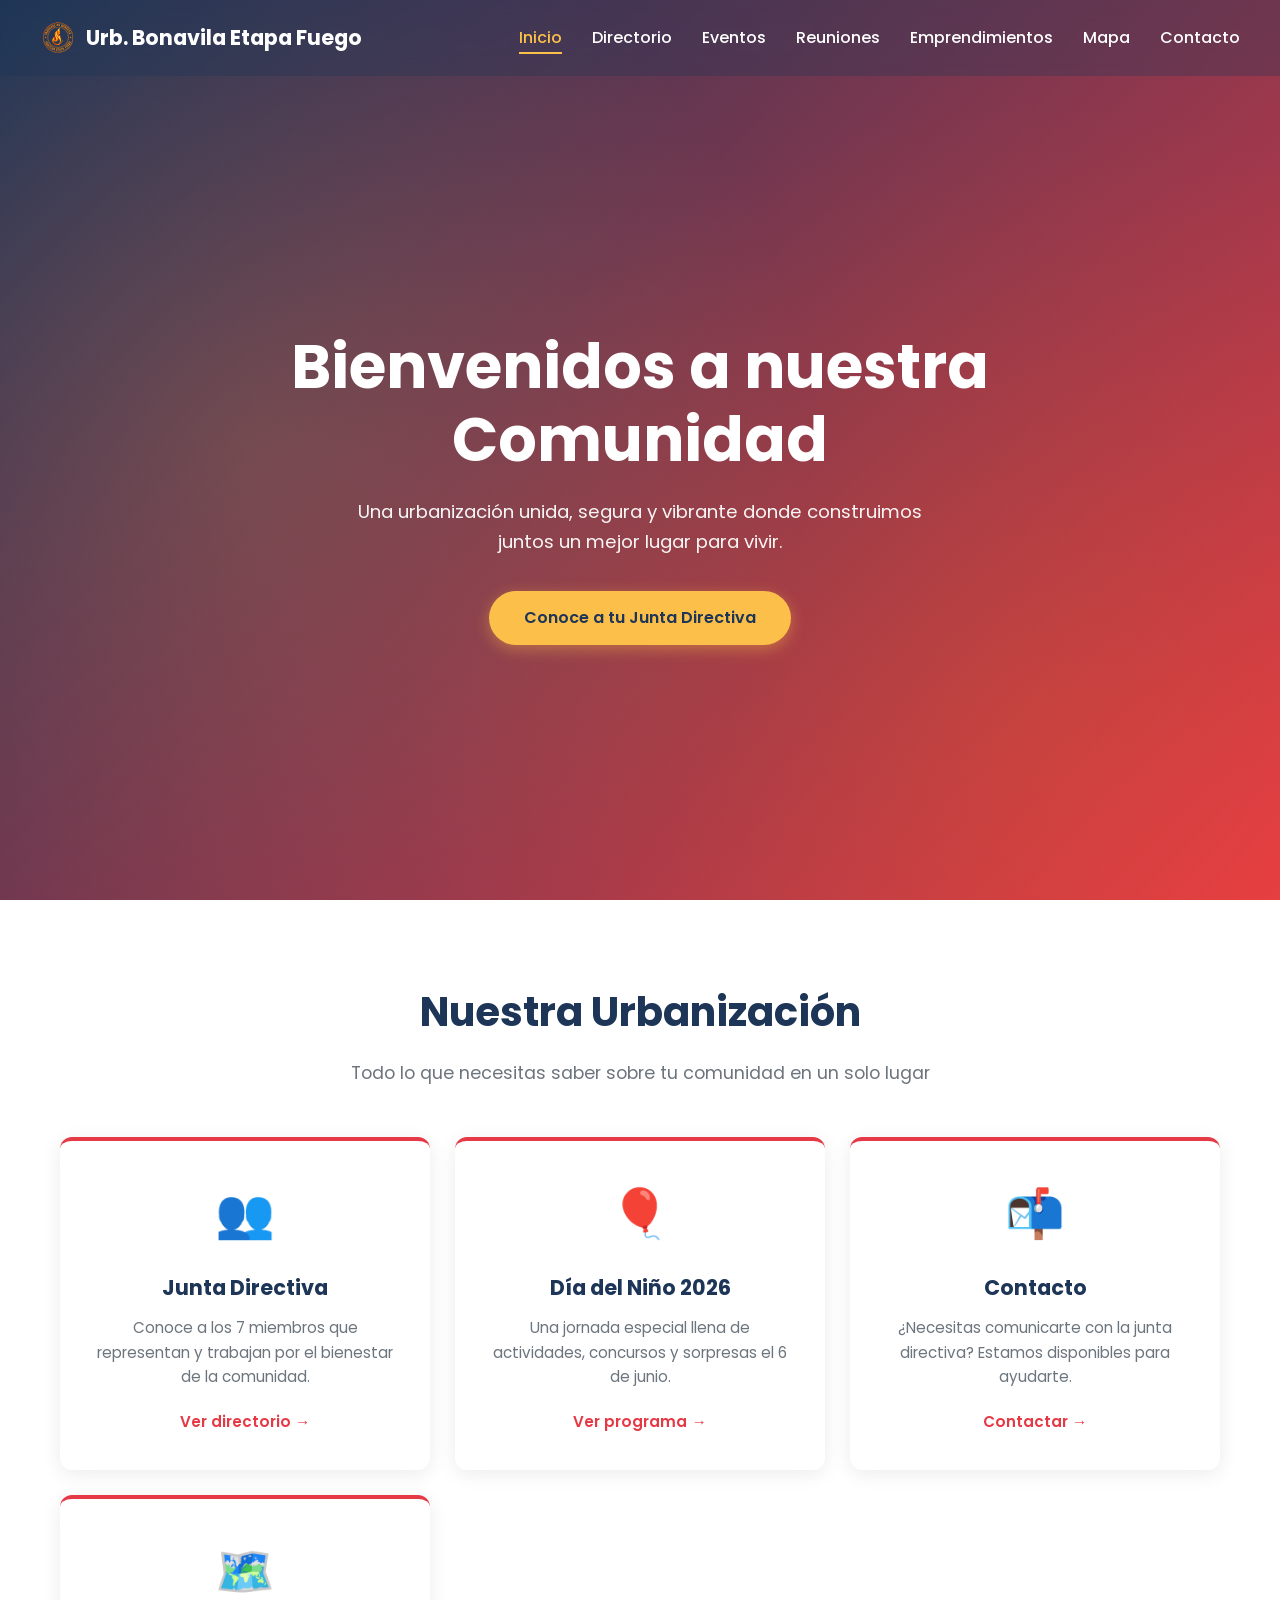
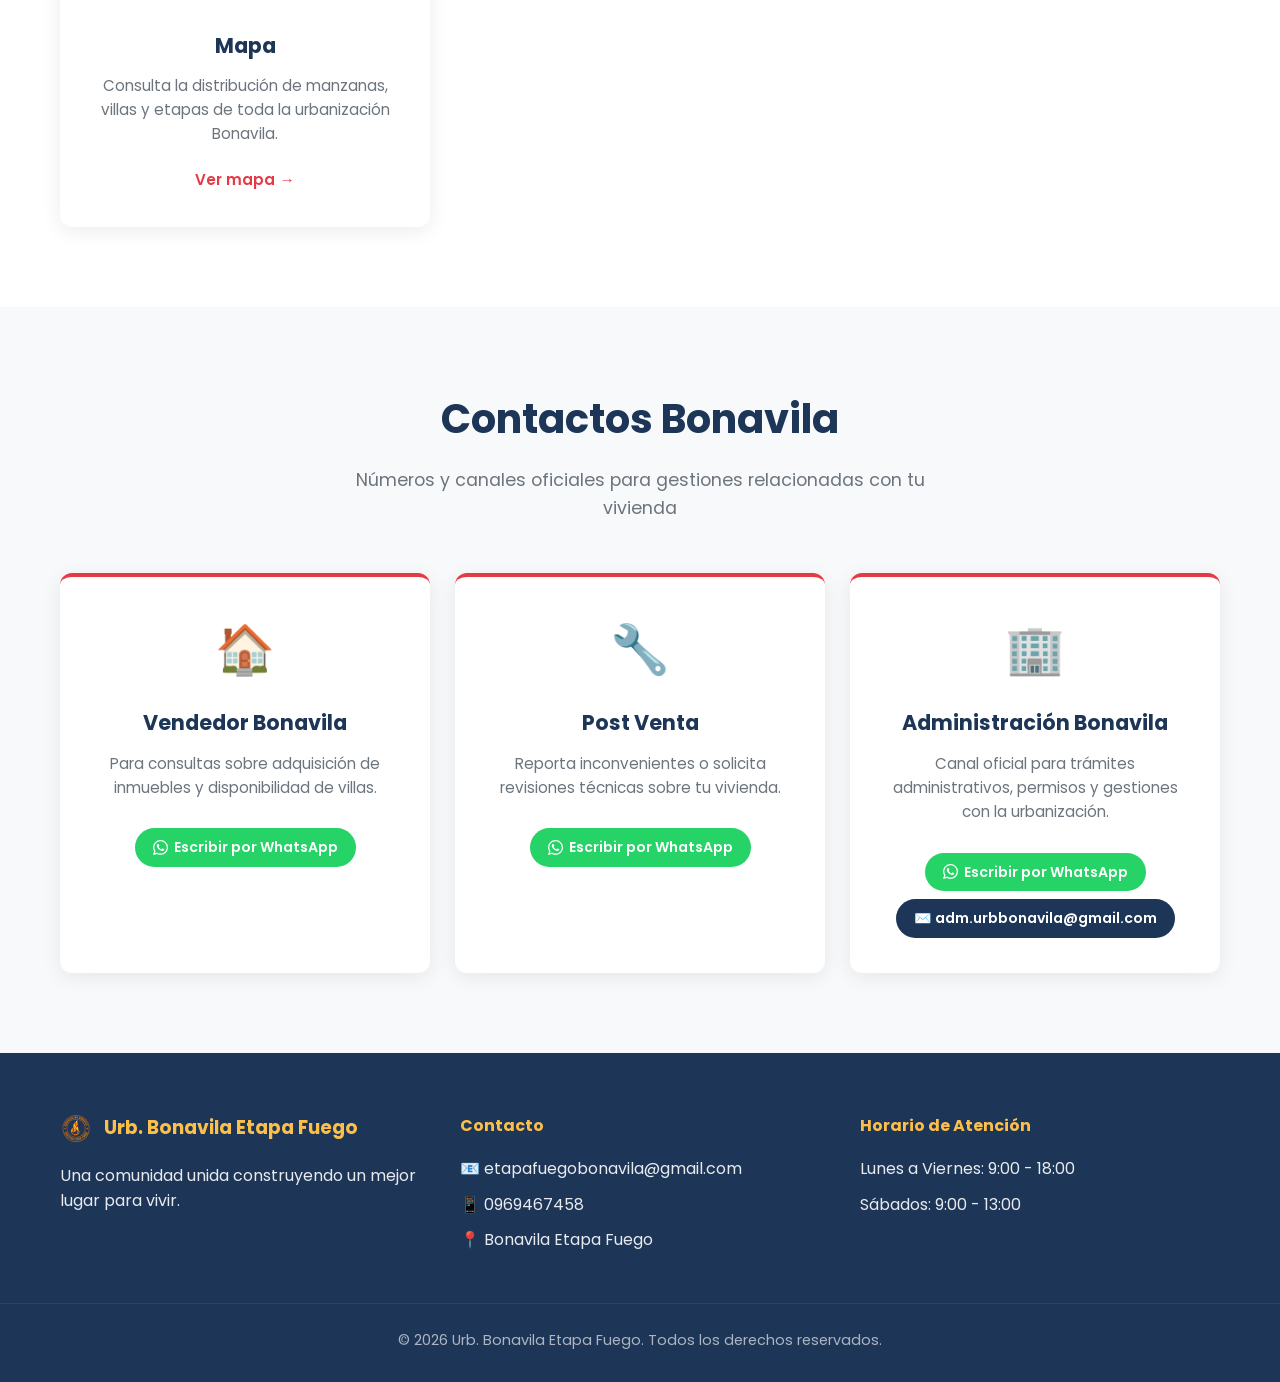
<file: index.html>
<!DOCTYPE html>
<html lang="es">
<head>
    <meta charset="UTF-8">
    <meta name="viewport" content="width=device-width, initial-scale=1.0">
    <link rel="icon" href="system/icono.ico">
    <title>Urb. Bonavila Etapa Fuego - Portal Comunitario</title>
    <link rel="stylesheet" href="styles.css">
    <link href="https://fonts.googleapis.com/css2?family=Poppins:wght@300;400;500;600;700&display=swap" rel="stylesheet">
</head>
<body>
    <header class="hero">
        <nav id="site-navbar" class="navbar"></nav>
        <script src="navbar.js"></script>
        <div class="hero-content" id="inicio">
            <h1>Bienvenidos a nuestra Comunidad</h1>
            <p>Una urbanización unida, segura y vibrante donde construimos juntos un mejor lugar para vivir.</p>
            <a href="directorio.html" class="btn-primary">Conoce a tu Junta Directiva</a>
        </div>
    </header>

    <main>
        <!-- ACCESOS RÁPIDOS -->
        <section class="section" id="highlights">
            <div class="container">
                <div class="section-header">
                    <h2>Nuestra Urbanización</h2>
                    <p>Todo lo que necesitas saber sobre tu comunidad en un solo lugar</p>
                </div>
                <div class="highlights-grid">
                    <a href="directorio.html" class="highlight-card">
                        <div class="highlight-icon">👥</div>
                        <h3>Junta Directiva</h3>
                        <p>Conoce a los 7 miembros que representan y trabajan por el bienestar de la comunidad.</p>
                        <span class="highlight-link">Ver directorio →</span>
                    </a>
                    <a href="eventos.html" class="highlight-card">
                        <div class="highlight-icon">🎈</div>
                        <h3>Día del Niño 2026</h3>
                        <p>Una jornada especial llena de actividades, concursos y sorpresas el 6 de junio.</p>
                        <span class="highlight-link">Ver programa →</span>
                    </a>
                    <a href="index.html#contacto" class="highlight-card">
                        <div class="highlight-icon">📬</div>
                        <h3>Contacto</h3>
                        <p>¿Necesitas comunicarte con la junta directiva? Estamos disponibles para ayudarte.</p>
                        <span class="highlight-link">Contactar →</span>
                    </a>
                    <a href="mapa.html" class="highlight-card">
                        <div class="highlight-icon">🗺️</div>
                        <h3>Mapa</h3>
                        <p>Consulta la distribución de manzanas, villas y etapas de toda la urbanización Bonavila.</p>
                        <span class="highlight-link">Ver mapa →</span>
                    </a>
                </div>
            </div>
        </section>
    </main>

    <!-- CONTACTO BONAVILA -->
    <section class="section" id="contacto" style="background: var(--light-gray);">
        <div class="container">
            <div class="section-header">
                <h2>Contactos Bonavila</h2>
                <p>Números y canales oficiales para gestiones relacionadas con tu vivienda</p>
            </div>
            <div class="highlights-grid">
                <div class="highlight-card" style="cursor:default;">
                    <div class="highlight-icon">🏠</div>
                    <h3>Vendedor Bonavila</h3>
                    <p>Para consultas sobre adquisición de inmuebles y disponibilidad de villas.</p>
                    <a href="https://wa.me/593959086168" target="_blank" rel="noopener noreferrer"
                       style="display:inline-flex;align-items:center;gap:6px;margin-top:8px;padding:8px 18px;background:#25d366;color:#fff;border-radius:50px;font-size:0.88rem;font-weight:600;text-decoration:none;">
                        <svg xmlns="http://www.w3.org/2000/svg" width="15" height="15" viewBox="0 0 24 24" fill="currentColor"><path d="M17.472 14.382c-.297-.149-1.758-.867-2.03-.967-.273-.099-.471-.148-.67.15-.197.297-.767.966-.94 1.164-.173.199-.347.223-.644.075-.297-.15-1.255-.463-2.39-1.475-.883-.788-1.48-1.761-1.653-2.059-.173-.297-.018-.458.13-.606.134-.133.298-.347.446-.52.149-.174.198-.298.298-.497.099-.198.05-.371-.025-.52-.075-.149-.669-1.612-.916-2.207-.242-.579-.487-.5-.669-.51-.173-.008-.371-.01-.57-.01-.198 0-.52.074-.792.372-.272.297-1.04 1.016-1.04 2.479 0 1.462 1.065 2.875 1.213 3.074.149.198 2.096 3.2 5.077 4.487.709.306 1.262.489 1.694.625.712.227 1.36.195 1.871.118.571-.085 1.758-.719 2.006-1.413.248-.694.248-1.289.173-1.413-.074-.124-.272-.198-.57-.347m-5.421 7.403h-.004a9.87 9.87 0 01-5.031-1.378l-.361-.214-3.741.982.998-3.648-.235-.374a9.86 9.86 0 01-1.51-5.26c.001-5.45 4.436-9.884 9.888-9.884 2.64 0 5.122 1.03 6.988 2.898a9.825 9.825 0 012.893 6.994c-.003 5.45-4.437 9.884-9.885 9.884m8.413-18.297A11.815 11.815 0 0012.05 0C5.495 0 .16 5.335.157 11.892c0 2.096.547 4.142 1.588 5.945L.057 24l6.305-1.654a11.882 11.882 0 005.683 1.448h.005c6.554 0 11.89-5.335 11.893-11.893a11.821 11.821 0 00-3.48-8.413z"/></svg>
                        Escribir por WhatsApp
                    </a>
                </div>
                <div class="highlight-card" style="cursor:default;">
                    <div class="highlight-icon">🔧</div>
                    <h3>Post Venta</h3>
                    <p>Reporta inconvenientes o solicita revisiones técnicas sobre tu vivienda.</p>
                    <a href="https://wa.me/593994478461" target="_blank" rel="noopener noreferrer"
                       style="display:inline-flex;align-items:center;gap:6px;margin-top:8px;padding:8px 18px;background:#25d366;color:#fff;border-radius:50px;font-size:0.88rem;font-weight:600;text-decoration:none;">
                        <svg xmlns="http://www.w3.org/2000/svg" width="15" height="15" viewBox="0 0 24 24" fill="currentColor"><path d="M17.472 14.382c-.297-.149-1.758-.867-2.03-.967-.273-.099-.471-.148-.67.15-.197.297-.767.966-.94 1.164-.173.199-.347.223-.644.075-.297-.15-1.255-.463-2.39-1.475-.883-.788-1.48-1.761-1.653-2.059-.173-.297-.018-.458.13-.606.134-.133.298-.347.446-.52.149-.174.198-.298.298-.497.099-.198.05-.371-.025-.52-.075-.149-.669-1.612-.916-2.207-.242-.579-.487-.5-.669-.51-.173-.008-.371-.01-.57-.01-.198 0-.52.074-.792.372-.272.297-1.04 1.016-1.04 2.479 0 1.462 1.065 2.875 1.213 3.074.149.198 2.096 3.2 5.077 4.487.709.306 1.262.489 1.694.625.712.227 1.36.195 1.871.118.571-.085 1.758-.719 2.006-1.413.248-.694.248-1.289.173-1.413-.074-.124-.272-.198-.57-.347m-5.421 7.403h-.004a9.87 9.87 0 01-5.031-1.378l-.361-.214-3.741.982.998-3.648-.235-.374a9.86 9.86 0 01-1.51-5.26c.001-5.45 4.436-9.884 9.888-9.884 2.64 0 5.122 1.03 6.988 2.898a9.825 9.825 0 012.893 6.994c-.003 5.45-4.437 9.884-9.885 9.884m8.413-18.297A11.815 11.815 0 0012.05 0C5.495 0 .16 5.335.157 11.892c0 2.096.547 4.142 1.588 5.945L.057 24l6.305-1.654a11.882 11.882 0 005.683 1.448h.005c6.554 0 11.89-5.335 11.893-11.893a11.821 11.821 0 00-3.48-8.413z"/></svg>
                        Escribir por WhatsApp
                    </a>
                </div>
                <div class="highlight-card" style="cursor:default;">
                    <div class="highlight-icon">🏢</div>
                    <h3>Administración Bonavila</h3>
                    <p>Canal oficial para trámites administrativos, permisos y gestiones con la urbanización.</p>
                    <a href="https://wa.me/593992188657" target="_blank" rel="noopener noreferrer"
                       style="display:inline-flex;align-items:center;gap:6px;margin-top:8px;padding:8px 18px;background:#25d366;color:#fff;border-radius:50px;font-size:0.88rem;font-weight:600;text-decoration:none;">
                        <svg xmlns="http://www.w3.org/2000/svg" width="15" height="15" viewBox="0 0 24 24" fill="currentColor"><path d="M17.472 14.382c-.297-.149-1.758-.867-2.03-.967-.273-.099-.471-.148-.67.15-.197.297-.767.966-.94 1.164-.173.199-.347.223-.644.075-.297-.15-1.255-.463-2.39-1.475-.883-.788-1.48-1.761-1.653-2.059-.173-.297-.018-.458.13-.606.134-.133.298-.347.446-.52.149-.174.198-.298.298-.497.099-.198.05-.371-.025-.52-.075-.149-.669-1.612-.916-2.207-.242-.579-.487-.5-.669-.51-.173-.008-.371-.01-.57-.01-.198 0-.52.074-.792.372-.272.297-1.04 1.016-1.04 2.479 0 1.462 1.065 2.875 1.213 3.074.149.198 2.096 3.2 5.077 4.487.709.306 1.262.489 1.694.625.712.227 1.36.195 1.871.118.571-.085 1.758-.719 2.006-1.413.248-.694.248-1.289.173-1.413-.074-.124-.272-.198-.57-.347m-5.421 7.403h-.004a9.87 9.87 0 01-5.031-1.378l-.361-.214-3.741.982.998-3.648-.235-.374a9.86 9.86 0 01-1.51-5.26c.001-5.45 4.436-9.884 9.888-9.884 2.64 0 5.122 1.03 6.988 2.898a9.825 9.825 0 012.893 6.994c-.003 5.45-4.437 9.884-9.885 9.884m8.413-18.297A11.815 11.815 0 0012.05 0C5.495 0 .16 5.335.157 11.892c0 2.096.547 4.142 1.588 5.945L.057 24l6.305-1.654a11.882 11.882 0 005.683 1.448h.005c6.554 0 11.89-5.335 11.893-11.893a11.821 11.821 0 00-3.48-8.413z"/></svg>
                        Escribir por WhatsApp
                    </a>
                    <a href="mailto:adm.urbbonavila@gmail.com"
                       style="display:inline-flex;align-items:center;gap:6px;margin-top:8px;padding:8px 18px;background:var(--dark);color:#fff;border-radius:50px;font-size:0.88rem;font-weight:600;text-decoration:none;">
                        ✉️ adm.urbbonavila@gmail.com
                    </a>
                </div>
            </div>
        </div>
    </section>

    <div id="site-footer"></div>

    <script src="footer.js"></script>
    <script src="script.js"></script>
</body>
</html>
</file>
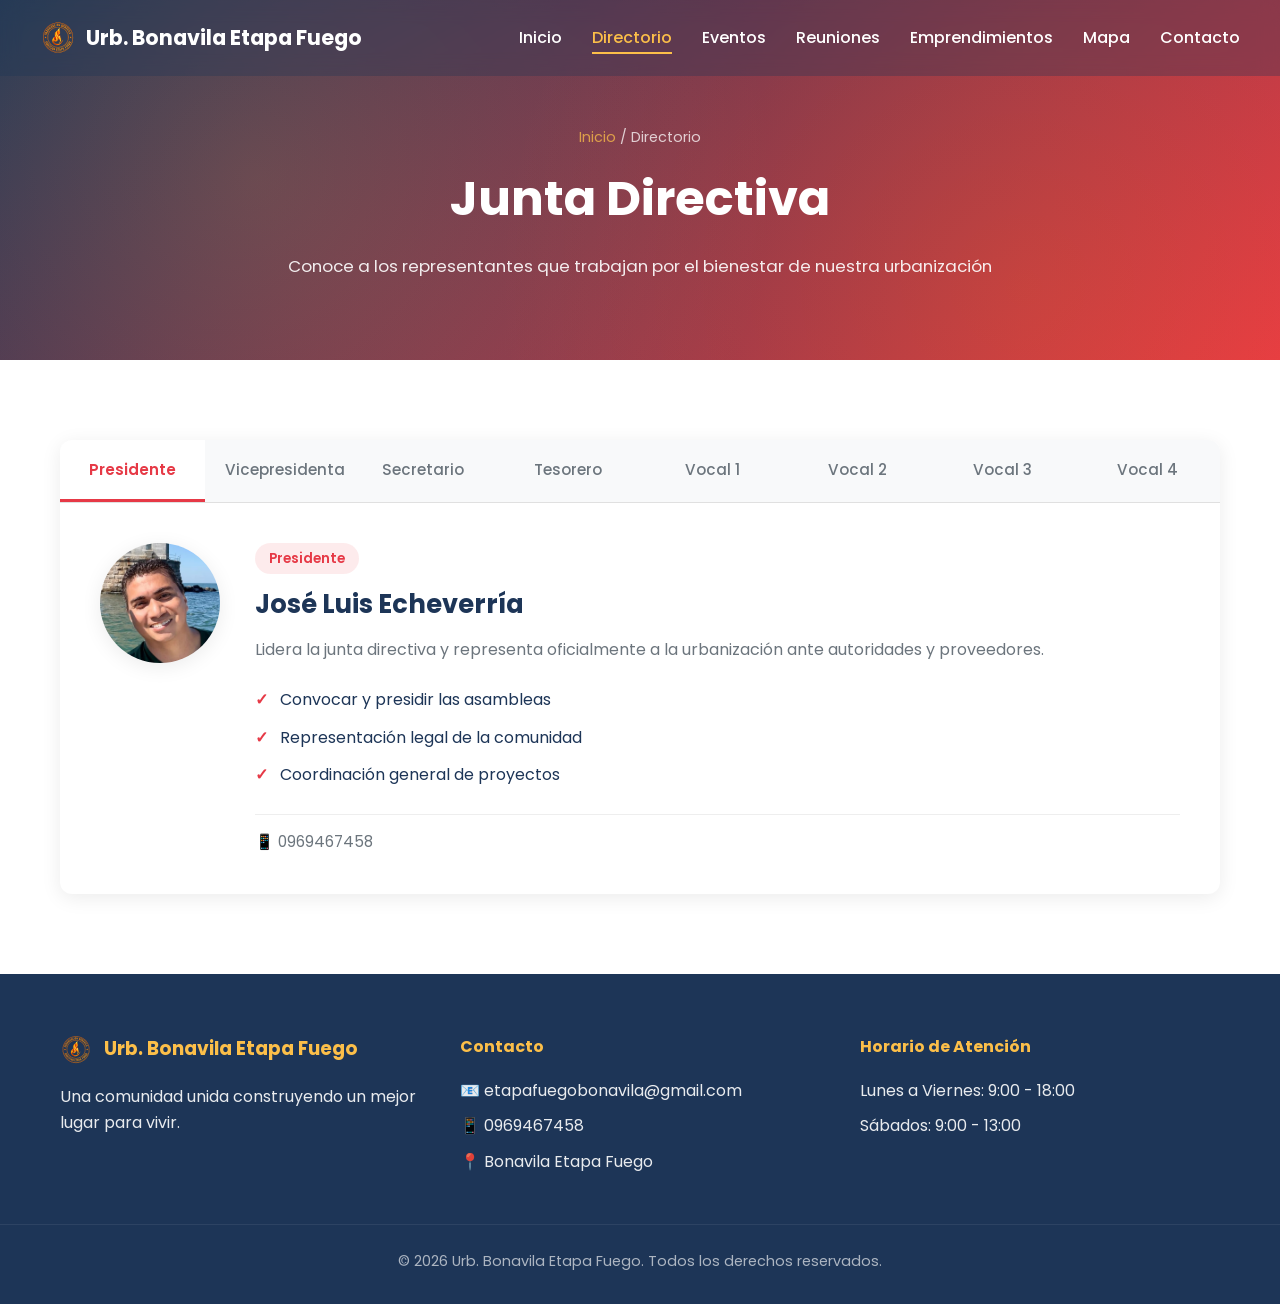
<file: directorio.html>
<!DOCTYPE html>
<html lang="es">
<head>
    <meta charset="UTF-8">
    <meta name="viewport" content="width=device-width, initial-scale=1.0">
    <link rel="icon" href="system/icono.ico">
    <title>Directorio - Urb. Bonavila Etapa Fuego</title>
    <link rel="stylesheet" href="styles.css">
    <link href="https://fonts.googleapis.com/css2?family=Poppins:wght@300;400;500;600;700&display=swap" rel="stylesheet">
</head>
<body>
    <header class="page-header">
        <nav id="site-navbar" class="navbar"></nav>
        <script src="navbar.js"></script>
        <div class="page-header-content">
            <span class="page-breadcrumb"><a href="index.html">Inicio</a> / Directorio</span>
            <h1>Junta Directiva</h1>
            <p>Conoce a los representantes que trabajan por el bienestar de nuestra urbanización</p>
        </div>
    </header>

    <main>
        <section class="section">
            <div class="container">
                <div class="tabs">
                    <div class="tab-buttons" role="tablist">
                        <button class="tab-btn active" data-tab="presidente" role="tab">Presidente</button>
                        <button class="tab-btn" data-tab="vicepresidente" role="tab">Vicepresidenta</button>
                        <button class="tab-btn" data-tab="secretario" role="tab">Secretario</button>
                        <button class="tab-btn" data-tab="tesorero" role="tab">Tesorero</button>
                        <button class="tab-btn" data-tab="vocal1" role="tab">Vocal 1</button>
                        <button class="tab-btn" data-tab="vocal2" role="tab">Vocal 2</button>
                        <button class="tab-btn" data-tab="vocal3" role="tab">Vocal 3</button>
                        <button class="tab-btn" data-tab="vocal4" role="tab">Vocal 4</button>
                    </div>

                    <!-- PRESIDENTE -->
                    <div class="tab-content active" id="presidente" role="tabpanel">
                        <div class="profile-card">
                            <div class="avatar avatar--photo">
                                <img src="directorio/presidente.png" alt="Foto de José Luis Echeverría - Presidente">
                            </div>
                            <div class="profile-info">
                                <span class="role-badge">Presidente</span>
                                <h3>José Luis Echeverría</h3>
                                <p class="description">Lidera la junta directiva y representa oficialmente a la urbanización ante autoridades y proveedores.</p>
                                <ul class="responsibilities">
                                    <li>Convocar y presidir las asambleas</li>
                                    <li>Representación legal de la comunidad</li>
                                    <li>Coordinación general de proyectos</li>
                                </ul>
                                <div class="contact-row">
                                    <span>📱 0969467458</span>
                                </div>
                            </div>
                        </div>
                    </div>

                    <!-- VICEPRESIDENTE -->
                    <div class="tab-content" id="vicepresidente" role="tabpanel">
                        <div class="profile-card">
                            <div class="avatar avatar--photo">
                                <img src="directorio/vicepresidenta.jpeg" alt="Foto de Yahaira Astudillo Valarezo - Vicepresidenta">
                            </div>
                            <div class="profile-info">
                                <span class="role-badge">Vicepresidenta</span>
                                <h3>Yahaira Astudillo Valarezo</h3>
                                <p class="description">Apoya y reemplaza al presidente en sus funciones cuando es necesario.</p>
                                <ul class="responsibilities">
                                    <li>Suplir al presidente en ausencias</li>
                                    <li>Coordinar comisiones de trabajo</li>
                                    <li>Seguimiento de acuerdos</li>
                                </ul>
                                <div class="contact-row">
                                    <span>📱 0986429349</span>
                                </div>
                            </div>
                        </div>
                    </div>

                    <!-- SECRETARIO -->
                    <div class="tab-content" id="secretario" role="tabpanel">
                        <div class="profile-card">
                            <div class="avatar avatar--photo">
                                <img src="directorio/secretario.jpg" alt="Foto de Michael Rodríguez - Secretario">
                            </div>
                            <div class="profile-info">
                                <span class="role-badge">Secretario</span>
                                <h3>Michael Rodríguez</h3>
                                <p class="description">Encargado de la documentación oficial y comunicaciones de la urbanización.</p>
                                <ul class="responsibilities">
                                    <li>Levantar actas de reuniones</li>
                                    <li>Manejo de correspondencia</li>
                                    <li>Archivo de documentos</li>
                                </ul>
                                <div class="contact-row">
                                    <span>📧 michael7x@hotmail.com</span>
                                    <span>📱 0982758166</span>
                                </div>
                            </div>
                        </div>
                    </div>

                    <!-- TESORERO -->
                    <div class="tab-content" id="tesorero" role="tabpanel">
                        <div class="profile-card">
                            <div class="avatar avatar--photo">
                                <img src="directorio/tesorero.png" alt="Foto de Fabián Vite Vera - Tesorero">
                            </div>
                            <div class="profile-info">
                                <span class="role-badge">Tesorero</span>
                                <h3>Fabián Vite Vera</h3>
                                <p class="description">Administra los recursos económicos de la urbanización con transparencia.</p>
                                <ul class="responsibilities">
                                    <li>Manejo de cuentas y presupuesto</li>
                                    <li>Cobro de cuotas mensuales</li>
                                    <li>Reportes financieros</li>
                                </ul>
                                <div class="contact-row">
                                    <span>📱 0989260773</span>
                                </div>
                            </div>
                        </div>
                    </div>

                    <!-- VOCAL 1 -->
                    <div class="tab-content" id="vocal1" role="tabpanel">
                        <div class="profile-card">
                            <div class="avatar">🛡️</div>
                            <div class="profile-info">
                                <span class="role-badge">Vocal 1</span>
                                <h3>Byron Larco</h3>
                                <p class="vocal-support">Miembro de apoyo a la junta directiva</p>
                            </div>
                        </div>
                    </div>

                    <!-- VOCAL 2 -->
                    <div class="tab-content" id="vocal2" role="tabpanel">
                        <div class="profile-card">
                            <div class="avatar avatar--photo">
                                <img src="directorio/vocal-2.jpeg" alt="Foto de Denisse Cullispuma - Vocal 2">
                            </div>
                            <div class="profile-info">
                                <span class="role-badge">Vocal 2</span>
                                <h3>Denisse Cullispuma</h3>
                                <p class="vocal-support">Miembro de apoyo a la junta directiva</p>
                            </div>
                        </div>
                    </div>

                    <!-- VOCAL 3 -->
                    <div class="tab-content" id="vocal3" role="tabpanel">
                        <div class="profile-card">
                            <div class="avatar">🎉</div>
                            <div class="profile-info">
                                <span class="role-badge">Vocal 3</span>
                                <h3>Jorge Sánchez</h3>
                                <p class="vocal-support">Miembro de apoyo a la junta directiva</p>
                            </div>
                        </div>
                    </div>

                    <!-- VOCAL 4 -->
                    <div class="tab-content" id="vocal4" role="tabpanel">
                        <div class="profile-card">
                            <div class="avatar">🤝</div>
                            <div class="profile-info">
                                <span class="role-badge">Vocal 4</span>
                                <h3>Edwin Calderón</h3>
                                <p class="vocal-support">Miembro de apoyo a la junta directiva</p>
                            </div>
                        </div>
                    </div>
                </div>
            </div>
        </section>
    </main>

    <div id="site-footer"></div>

    <script src="footer.js"></script>
    <script src="script.js"></script>
</body>
</html>
</file>
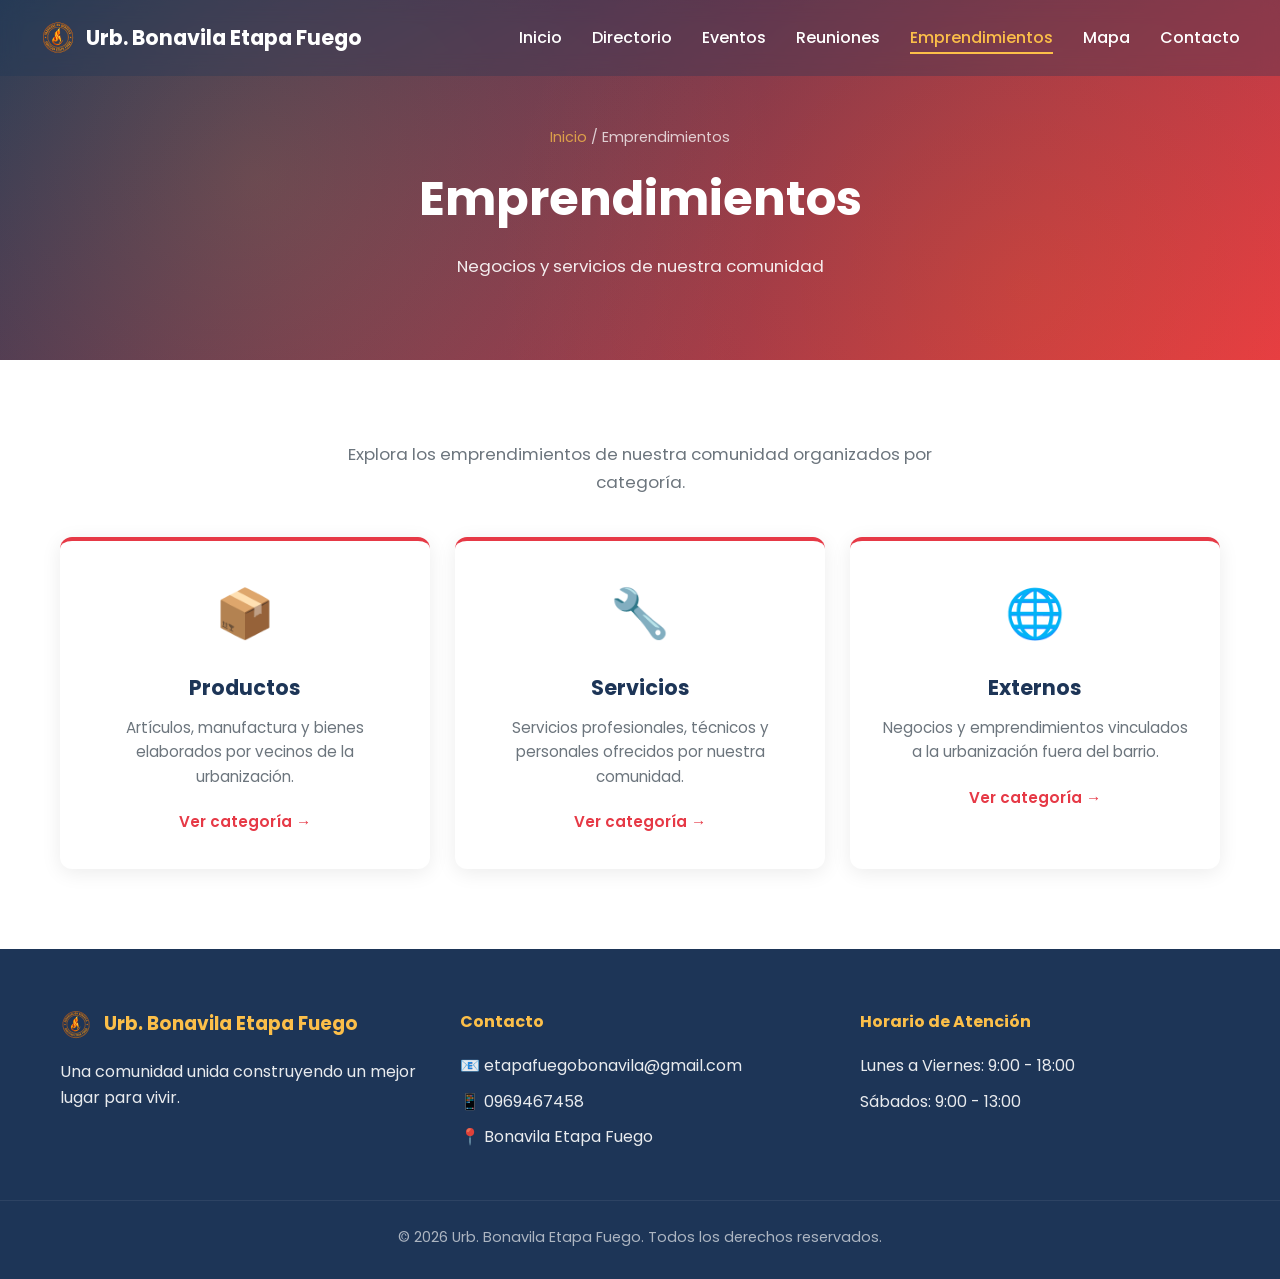
<file: emprendimientos.html>
<!DOCTYPE html>
<html lang="es">
<head>
    <meta charset="UTF-8">
    <meta name="viewport" content="width=device-width, initial-scale=1.0">
    <link rel="icon" href="system/icono.ico">
    <title>Emprendimientos - Urb. Bonavila Etapa Fuego</title>
    <link rel="stylesheet" href="styles.css">
    <link href="https://fonts.googleapis.com/css2?family=Poppins:wght@300;400;500;600;700&display=swap" rel="stylesheet">
    <style>
        .emprendimientos-intro {
            text-align: center;
            max-width: 600px;
            margin: 0 auto 40px;
            color: var(--gray, #666);
            font-size: 1.05rem;
            line-height: 1.7;
        }
    </style>
</head>
<body>
    <header class="page-header">
        <nav id="site-navbar" class="navbar"></nav>
        <script src="navbar.js"></script>
        <div class="page-header-content">
            <span class="page-breadcrumb"><a href="index.html">Inicio</a> / Emprendimientos</span>
            <h1>Emprendimientos</h1>
            <p>Negocios y servicios de nuestra comunidad</p>
        </div>
    </header>

    <main>
        <section class="section">
            <div class="container">
                <p class="emprendimientos-intro">Explora los emprendimientos de nuestra comunidad organizados por categoría.</p>
                <div class="highlights-grid">
                    <a href="emprendimientos-productos.html" class="highlight-card">
                        <div class="highlight-icon">📦</div>
                        <h3>Productos</h3>
                        <p>Artículos, manufactura y bienes elaborados por vecinos de la urbanización.</p>
                        <span class="highlight-link">Ver categoría →</span>
                    </a>
                    <a href="emprendimientos-servicios.html" class="highlight-card">
                        <div class="highlight-icon">🔧</div>
                        <h3>Servicios</h3>
                        <p>Servicios profesionales, técnicos y personales ofrecidos por nuestra comunidad.</p>
                        <span class="highlight-link">Ver categoría →</span>
                    </a>
                    <a href="emprendimientos-externos.html" class="highlight-card">
                        <div class="highlight-icon">🌐</div>
                        <h3>Externos</h3>
                        <p>Negocios y emprendimientos vinculados a la urbanización fuera del barrio.</p>
                        <span class="highlight-link">Ver categoría →</span>
                    </a>
                </div>
            </div>
        </section>
    </main>

    <div id="site-footer"></div>
    <script src="footer.js"></script>
</body>
</html>
</file>
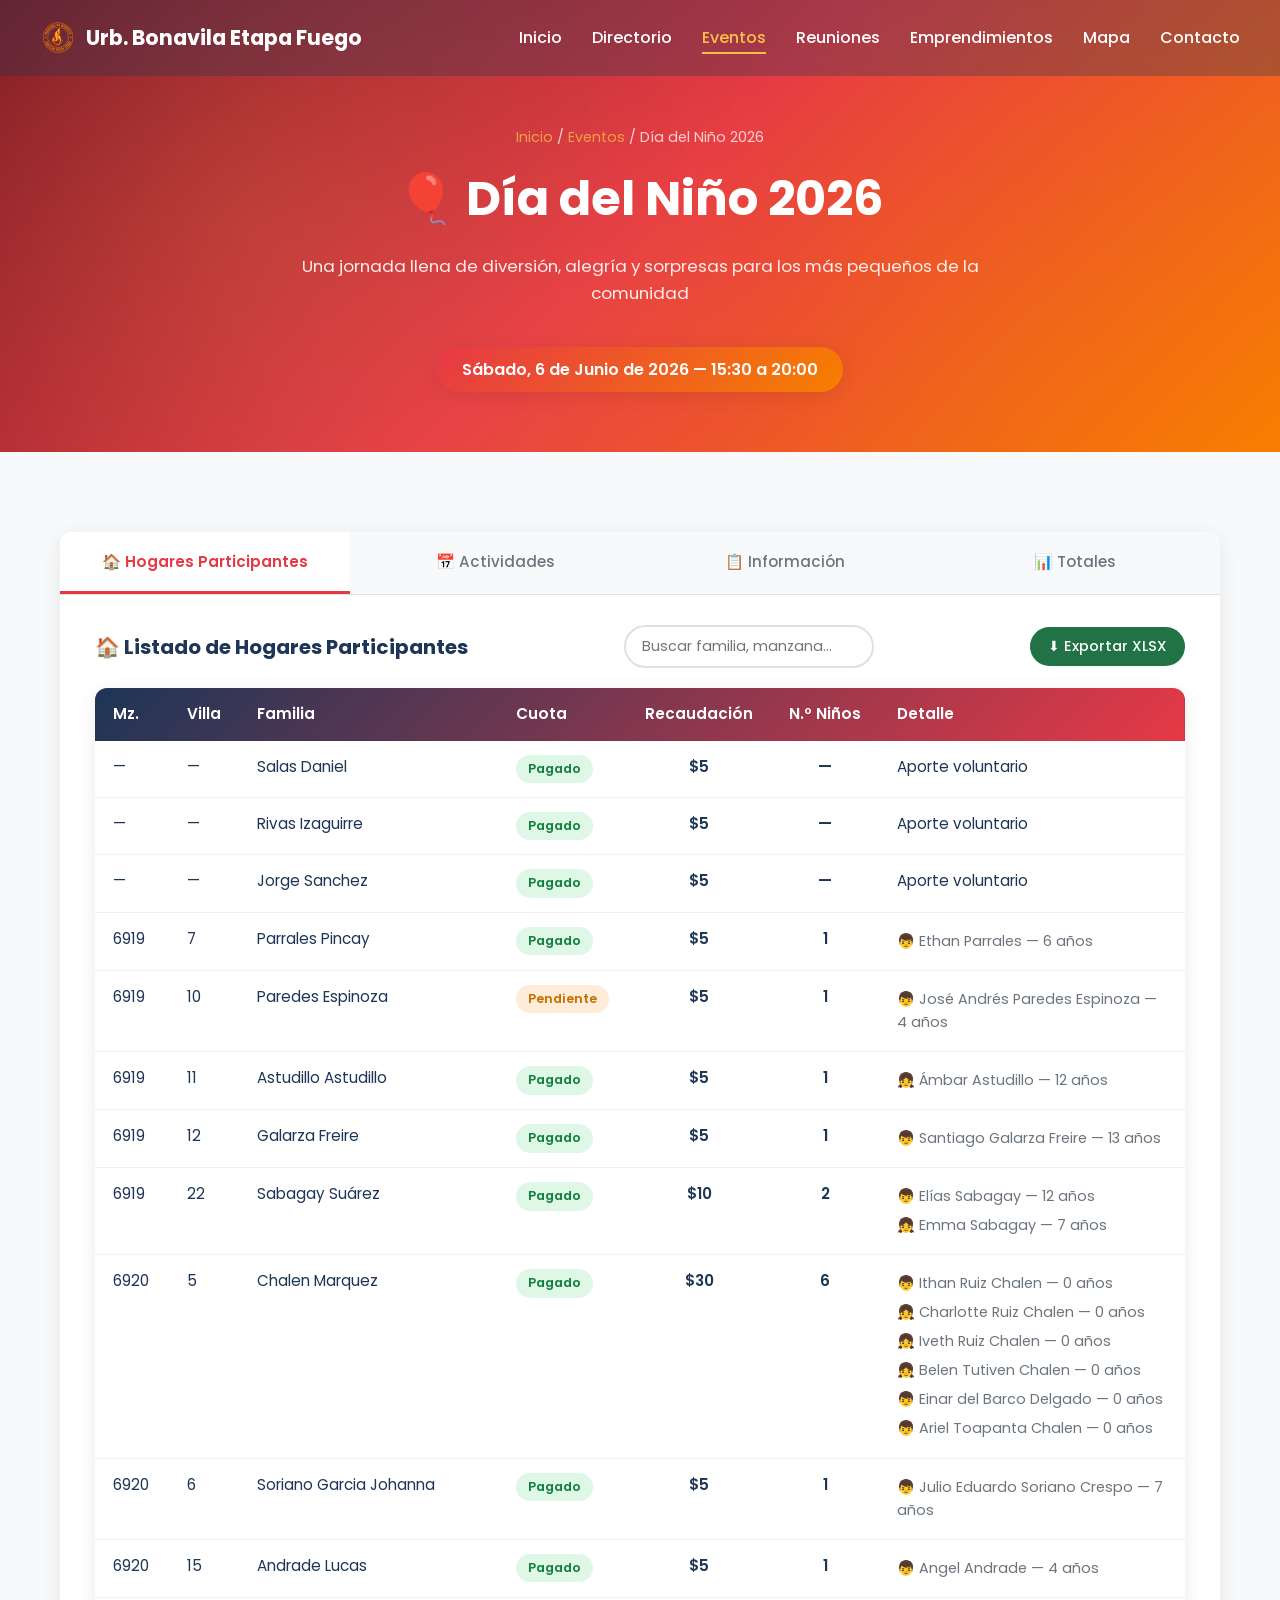
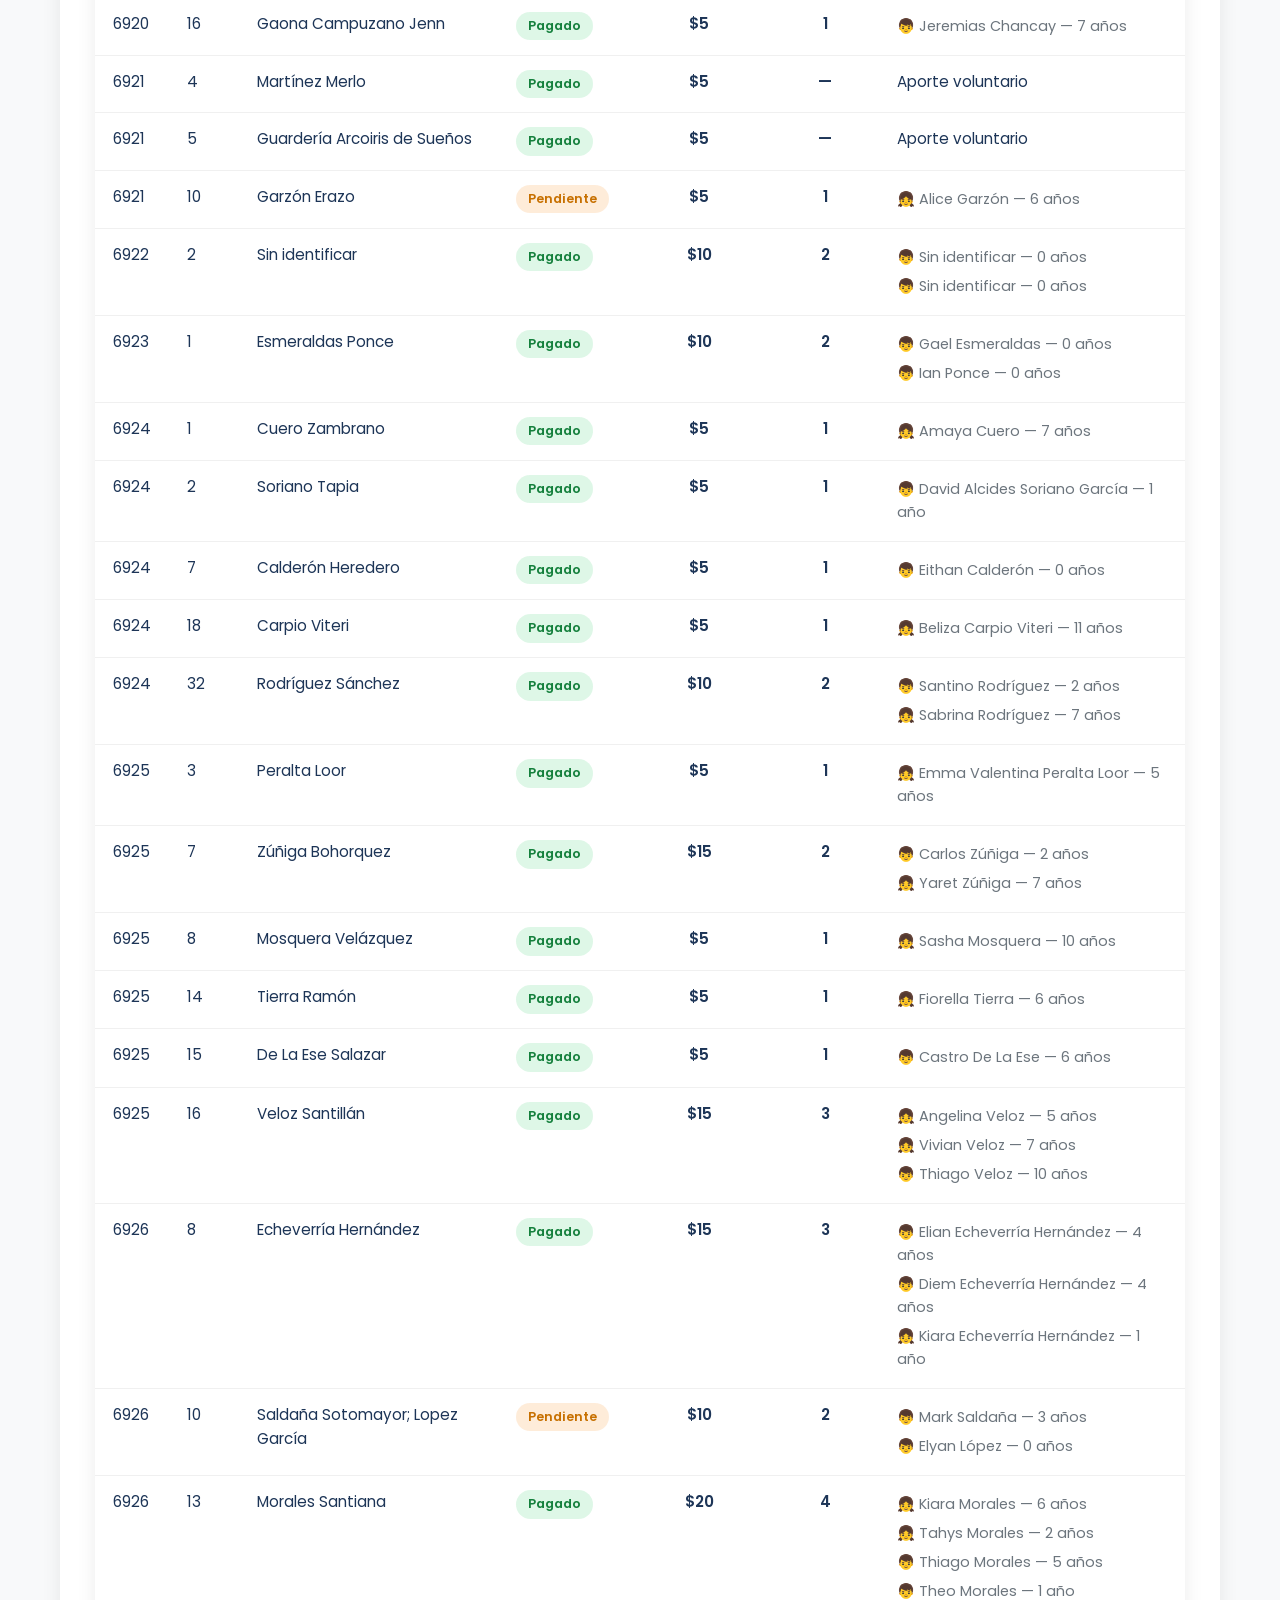
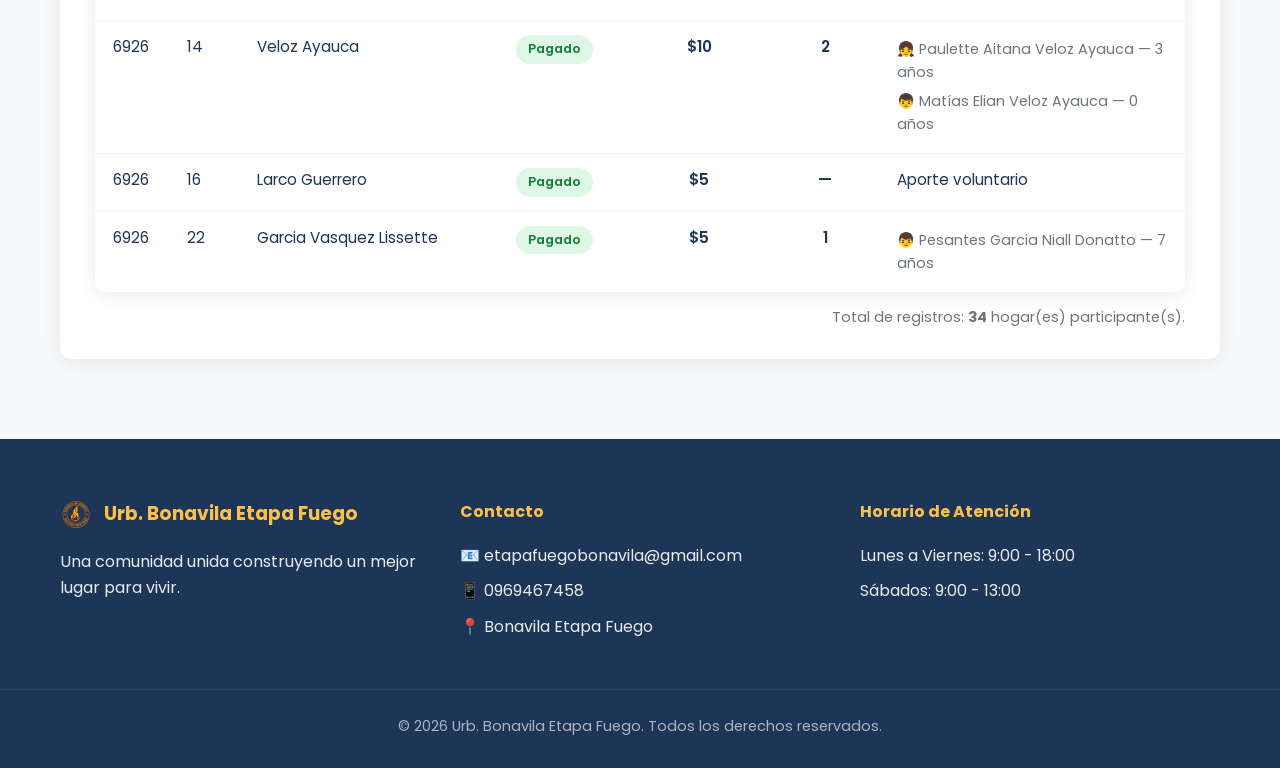
<file: evento-dia-nino-2026.html>
<!DOCTYPE html>
<html lang="es">
<head>
    <meta charset="UTF-8">
    <meta name="viewport" content="width=device-width, initial-scale=1.0">
    <link rel="icon" href="system/icono.ico">
    <title>Día del Niño 2026 - Urb. Bonavila Etapa Fuego</title>
    <link rel="stylesheet" href="styles.css">
    <link href="https://fonts.googleapis.com/css2?family=Poppins:wght@300;400;500;600;700&display=swap" rel="stylesheet">
</head>
<body>
    <header class="page-header page-header--nino">
        <nav id="site-navbar" class="navbar"></nav>
        <script src="navbar.js"></script>
        <div class="page-header-content">
            <span class="page-breadcrumb">
                <a href="index.html">Inicio</a> / <a href="eventos.html">Eventos</a> / Día del Niño 2026
            </span>
            <h1>🎈 Día del Niño 2026</h1>
            <p>Una jornada llena de diversión, alegría y sorpresas para los más pequeños de la comunidad</p>
            <div class="event-date-badge">Sábado, 6 de Junio de 2026 — 15:30 a 20:00</div>
        </div>
    </header>

    <main>
        <section class="section section-alt">
            <div class="container">
                <div class="tabs ev-tabs">
                    <div class="tab-buttons" role="tablist">
                        <button class="tab-btn active" data-tab="nino-hogares" role="tab">🏠 Hogares Participantes</button>
                        <button class="tab-btn" data-tab="nino-programa" role="tab">📅 Actividades</button>
                        <button class="tab-btn" data-tab="nino-info" role="tab">📋 Información</button>
                        <button class="tab-btn" data-tab="nino-totales" role="tab">📊 Totales</button>
                    </div>

                    <!-- TAB 1: HOGARES PARTICIPANTES -->
                    <div class="tab-content active" id="nino-hogares" role="tabpanel">
                        <div class="table-toolbar">
                            <h3>🏠 Listado de Hogares Participantes</h3>
                            <input type="text" id="tableSearch" class="table-search" placeholder="Buscar familia, manzana..." oninput="filterTable()">
                            <button class="btn btn--export" onclick="exportToXlsx()">⬇ Exportar XLSX</button>
                        </div>
                        <div class="table-wrapper">
                            <table class="participants-table" id="participantsTable">
                                <thead>
                                    <tr>
                                        <th>Mz.</th>
                                        <th>Villa</th>
                                        <th>Familia</th>
                                        <th>Cuota</th>
                                        <th>Recaudación</th>
                                        <th>N.º Niños</th>
                                        <th>Detalle</th>
                                    </tr>
                                </thead>
                                <tbody></tbody>
                            </table>
                        </div>
                        <p class="table-footer-note">Total de registros: <strong id="rowCount">0</strong> hogar(es) participante(s).</p>
                    </div>

                    <!-- TAB 2: PROGRAMA DEL DÍA -->
                    <div class="tab-content" id="nino-programa" role="tabpanel">
                        <div class="events-timeline">
                            <div class="event-card">
                                <div class="event-body">
                                    <span class="event-icon">🏆</span>
                                    <h3>Concursos y Competencias</h3>
                                </div>
                            </div>
                            <div class="event-card">
                                <div class="event-body">
                                    <span class="event-icon">🎉</span>
                                    <h3>Animación</h3>
                                </div>
                            </div>
                            <div class="event-card">
                                <div class="event-body">
                                    <span class="event-icon">🧃</span>
                                    <h3>Bebidas y Caramelo</h3>
                                </div>
                            </div>
                        </div>
                    </div>

                    <!-- TAB 3: INFORMACIÓN -->
                    <div class="tab-content" id="nino-info" role="tabpanel">
                        <div class="event-info-box" style="box-shadow:none;border-left:none;padding:0;">
                            <h3 style="margin-bottom:20px;">📋 Información Importante</h3>
                            <ul>
                                <li><strong>Edades:</strong> Niños y niñas hasta 12 años</li>
                                <li><strong>Acompañante:</strong> Cada niño debe asistir con un adulto responsable</li>
                            </ul>
                        </div>
                    </div>

                    <!-- TAB 4: TOTALES -->
                    <div class="tab-content" id="nino-totales" role="tabpanel">
                        <h3 style="margin-bottom:20px;">📊 Resumen de Recaudación</h3>
                        <div class="summary-grid">
                            <div class="summary-card summary-card--pending">
                                <p class="summary-label">Pendiente</p>
                                <p class="summary-value" id="stat-pending-count">0</p>
                                <p class="summary-sub" id="stat-pending-usd">$0</p>
                            </div>
                            <div class="summary-card summary-card--paid">
                                <p class="summary-label">Pagado</p>
                                <p class="summary-value" id="stat-paid-count">0</p>
                                <p class="summary-sub" id="stat-paid-usd">$0</p>
                            </div>
                            <div class="summary-card summary-card--kids">
                                <p class="summary-label">Total Niños</p>
                                <p class="summary-value" id="stat-total-kids">0</p>
                            </div>
                            <div class="summary-card summary-card--boy">
                                <p class="summary-label">Niños 👦</p>
                                <p class="summary-value" id="stat-boys">0</p>
                            </div>
                            <div class="summary-card summary-card--girl">
                                <p class="summary-label">Niñas 👧</p>
                                <p class="summary-value" id="stat-girls">0</p>
                            </div>
                        </div>
                    </div>

                </div>
            </div>
        </section>
    </main>

    <div id="site-footer"></div>

    <script src="footer.js"></script>
    <script src="https://cdn.sheetjs.com/xlsx-latest/package/dist/xlsx.full.min.js"></script>
    <script src="data-nino.js"></script>
    <script src="script.js"></script>
</body>
</html>
</file>
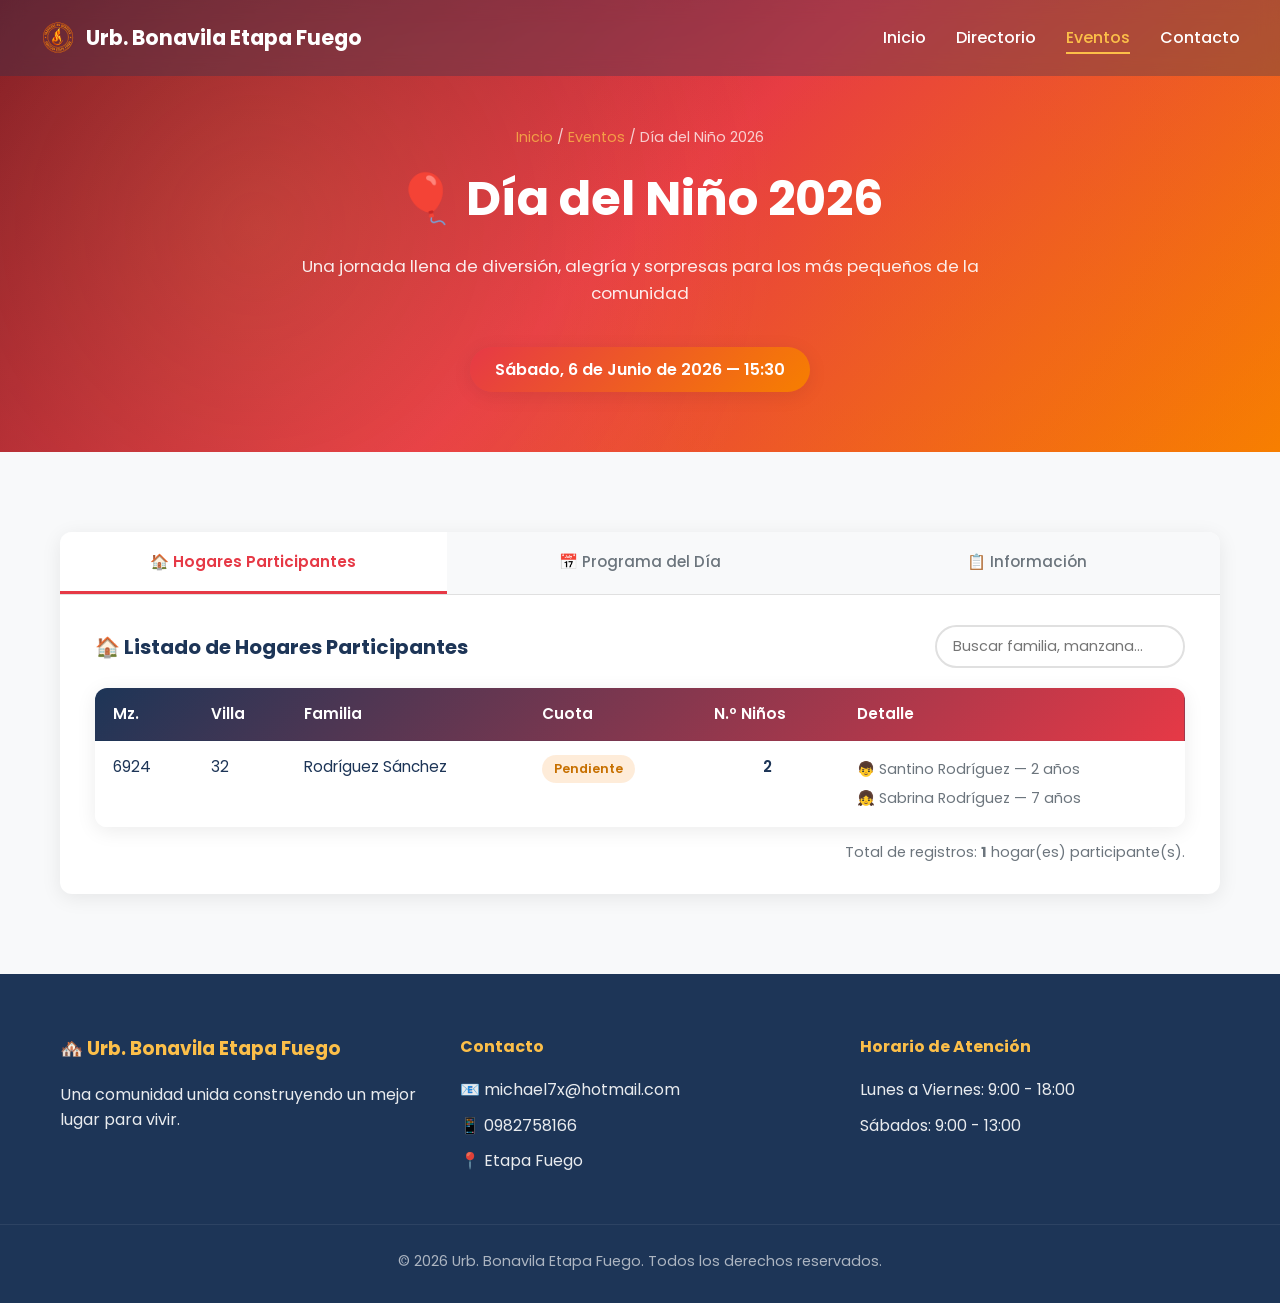
<file: evento-dia-nino.html>
<!DOCTYPE html>
<html lang="es">
<head>
    <meta charset="UTF-8">
    <meta name="viewport" content="width=device-width, initial-scale=1.0">
    <link rel="icon" href="system/icono.ico">
    <title>Día del Niño 2026 - Urb. Bonavila Etapa Fuego</title>
    <link rel="stylesheet" href="styles.css">
    <link href="https://fonts.googleapis.com/css2?family=Poppins:wght@300;400;500;600;700&display=swap" rel="stylesheet">
</head>
<body>
    <header class="page-header page-header--nino">
        <nav class="navbar">
            <div class="logo">
                <a href="index.html" style="text-decoration:none;color:inherit;display:flex;align-items:center;gap:10px;">
                    <img src="system/icono.png" alt="Logo" class="logo-icon">
                    <span class="logo-text">Urb. Bonavila Etapa Fuego</span>
                </a>
            </div>
            <ul class="nav-links">
                <li><a href="index.html">Inicio</a></li>
                <li><a href="directorio.html">Directorio</a></li>
                <li><a href="eventos.html" class="active">Eventos</a></li>
                <li><a href="index.html#contacto">Contacto</a></li>
            </ul>
            <button class="menu-toggle" aria-label="Menú">☰</button>
        </nav>
        <div class="page-header-content">
            <span class="page-breadcrumb">
                <a href="index.html">Inicio</a> / <a href="eventos.html">Eventos</a> / Día del Niño 2026
            </span>
            <h1>🎈 Día del Niño 2026</h1>
            <p>Una jornada llena de diversión, alegría y sorpresas para los más pequeños de la comunidad</p>
            <div class="event-date-badge">Sábado, 6 de Junio de 2026 — 15:30</div>
        </div>
    </header>

    <main>
        <section class="section section-alt">
            <div class="container">
                <div class="tabs ev-tabs">
                    <div class="tab-buttons" role="tablist">
                        <button class="tab-btn active" data-tab="nino-hogares" role="tab">🏠 Hogares Participantes</button>
                        <button class="tab-btn" data-tab="nino-programa" role="tab">📅 Programa del Día</button>
                        <button class="tab-btn" data-tab="nino-info" role="tab">📋 Información</button>
                    </div>

                    <!-- TAB 1: HOGARES PARTICIPANTES -->
                    <div class="tab-content active" id="nino-hogares" role="tabpanel">
                        <div class="table-toolbar">
                            <h3>🏠 Listado de Hogares Participantes</h3>
                            <input type="text" id="tableSearch" class="table-search" placeholder="Buscar familia, manzana..." oninput="filterTable()">
                        </div>
                        <div class="table-wrapper">
                            <table class="participants-table" id="participantsTable">
                                <thead>
                                    <tr>
                                        <th>Mz.</th>
                                        <th>Villa</th>
                                        <th>Familia</th>
                                        <th>Cuota</th>
                                        <th>N.º Niños</th>
                                        <th>Detalle</th>
                                    </tr>
                                </thead>
                                <tbody>
                                    <tr>
                                        <td data-label="Mz.">6924</td>
                                        <td data-label="Villa">32</td>
                                        <td data-label="Familia">Rodríguez Sánchez</td>
                                        <td data-label="Cuota"><span class="badge badge--pending">Pendiente</span></td>
                                        <td data-label="N.º Niños" class="text-center">2</td>
                                        <td data-label="Detalle">
                                            <ul class="children-list">
                                                <li>👦 Santino Rodríguez — 2 años</li>
                                                <li>👧 Sabrina Rodríguez — 7 años</li>
                                            </ul>
                                        </td>
                                    </tr>
                                    <!-- Agregar más filas aquí -->
                                </tbody>
                            </table>
                        </div>
                        <p class="table-footer-note">Total de registros: <strong id="rowCount">1</strong> hogar(es) participante(s).</p>
                    </div>

                    <!-- TAB 2: PROGRAMA DEL DÍA -->
                    <div class="tab-content" id="nino-programa" role="tabpanel">
                        <div class="events-timeline">
                            <div class="event-card">
                                <div class="event-time">09:00 AM</div>
                                <div class="event-body">
                                    <span class="event-icon">🎊</span>
                                    <h3>Apertura y Bienvenida</h3>
                                    <p>Recepción de los niños con globos, música y un desayuno especial para iniciar el día.</p>
                                    <span class="event-location">📍 Plaza Central</span>
                                </div>
                            </div>
                            <div class="event-card">
                                <div class="event-time">10:00 AM</div>
                                <div class="event-body">
                                    <span class="event-icon">🎨</span>
                                    <h3>Taller de Pintura y Manualidades</h3>
                                    <p>Los niños podrán expresar su creatividad con materiales y guía de instructores especializados.</p>
                                    <span class="event-location">📍 Salón Comunal</span>
                                </div>
                            </div>
                            <div class="event-card">
                                <div class="event-time">11:30 AM</div>
                                <div class="event-body">
                                    <span class="event-icon">🤡</span>
                                    <h3>Show de Payasos y Magia</h3>
                                    <p>Espectáculo en vivo con payasos, magos y mucha diversión interactiva.</p>
                                    <span class="event-location">📍 Plaza Central</span>
                                </div>
                            </div>
                            <div class="event-card">
                                <div class="event-time">01:00 PM</div>
                                <div class="event-body">
                                    <span class="event-icon">🍔</span>
                                    <h3>Almuerzo Infantil</h3>
                                    <p>Hamburguesas, hot dogs, jugos naturales y postres para todos los niños asistentes.</p>
                                    <span class="event-location">📍 Área de BBQ</span>
                                </div>
                            </div>
                            <div class="event-card">
                                <div class="event-time">02:30 PM</div>
                                <div class="event-body">
                                    <span class="event-icon">🏰</span>
                                    <h3>Inflables y Juegos Acuáticos</h3>
                                    <p>Castillos inflables, toboganes y zona acuática supervisada para refrescarse.</p>
                                    <span class="event-location">📍 Cancha Deportiva</span>
                                </div>
                            </div>
                            <div class="event-card">
                                <div class="event-time">04:00 PM</div>
                                <div class="event-body">
                                    <span class="event-icon">🏆</span>
                                    <h3>Concursos y Competencias</h3>
                                    <p>Carreras de sacos, búsqueda del tesoro, rompe piñatas y muchos premios para los ganadores.</p>
                                    <span class="event-location">📍 Plaza Central</span>
                                </div>
                            </div>
                            <div class="event-card">
                                <div class="event-time">05:30 PM</div>
                                <div class="event-body">
                                    <span class="event-icon">🎁</span>
                                    <h3>Entrega de Regalos</h3>
                                    <p>Cada niño recibirá un obsequio especial cortesía de la junta directiva.</p>
                                    <span class="event-location">📍 Plaza Central</span>
                                </div>
                            </div>
                            <div class="event-card">
                                <div class="event-time">06:30 PM</div>
                                <div class="event-body">
                                    <span class="event-icon">🍰</span>
                                    <h3>Cierre con Torta y Helados</h3>
                                    <p>Despedida del evento con torta gigante, helados y agradecimiento a las familias.</p>
                                    <span class="event-location">📍 Salón Comunal</span>
                                </div>
                            </div>
                        </div>
                    </div>

                    <!-- TAB 3: INFORMACIÓN -->
                    <div class="tab-content" id="nino-info" role="tabpanel">
                        <div class="event-info-box" style="box-shadow:none;border-left:none;padding:0;">
                            <h3 style="margin-bottom:20px;">📋 Información Importante</h3>
                            <ul>
                                <li><strong>Inscripciones:</strong> Hasta el 10 de agosto con el Vocal 3</li>
                                <li><strong>Edades:</strong> Niños y niñas de 2 a 12 años</li>
                                <li><strong>Costo:</strong> Gratis para residentes de la urbanización</li>
                                <li><strong>Acompañante:</strong> Cada niño debe asistir con un adulto responsable</li>
                            </ul>
                        </div>
                    </div>

                </div>
            </div>
        </section>
    </main>

    <footer id="contacto">
        <div class="container footer-grid">
            <div>
                <h3>🏘️ Urb. Bonavila Etapa Fuego</h3>
                <p>Una comunidad unida construyendo un mejor lugar para vivir.</p>
            </div>
            <div>
                <h4>Contacto</h4>
                <p>📧 michael7x@hotmail.com</p>
                <p>📱 0982758166</p>
                <p>📍 Etapa Fuego</p>
            </div>
            <div>
                <h4>Horario de Atención</h4>
                <p>Lunes a Viernes: 9:00 - 18:00</p>
                <p>Sábados: 9:00 - 13:00</p>
            </div>
        </div>
        <div class="footer-bottom">
            <p>&copy; 2026 Urb. Bonavila Etapa Fuego. Todos los derechos reservados.</p>
        </div>
    </footer>

    <script src="script.js"></script>
</body>
</html>
</file>
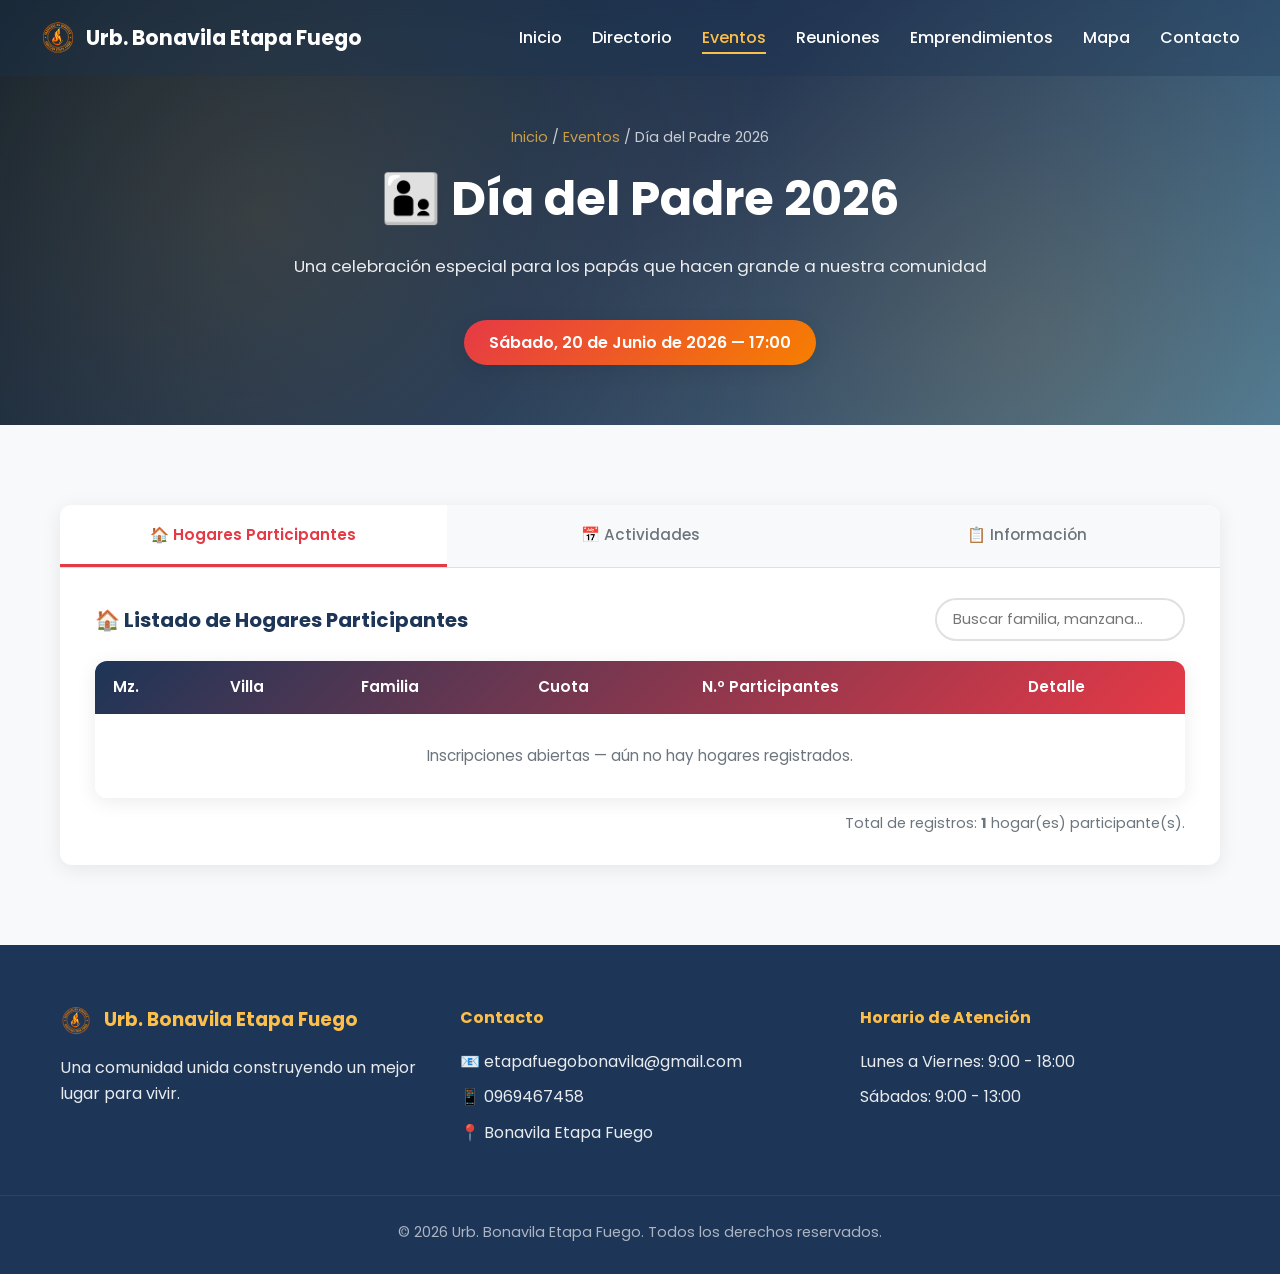
<file: evento-dia-padre-2026.html>
<!DOCTYPE html>
<html lang="es">
<head>
    <meta charset="UTF-8">
    <meta name="viewport" content="width=device-width, initial-scale=1.0">
    <link rel="icon" href="system/icono.ico">
    <title>Día del Padre 2026 - Urb. Bonavila Etapa Fuego</title>
    <link rel="stylesheet" href="styles.css">
    <link href="https://fonts.googleapis.com/css2?family=Poppins:wght@300;400;500;600;700&display=swap" rel="stylesheet">
</head>
<body>
    <header class="page-header page-header--padre">
        <nav id="site-navbar" class="navbar"></nav>
        <script src="navbar.js"></script>
        <div class="page-header-content">
            <span class="page-breadcrumb">
                <a href="index.html">Inicio</a> / <a href="eventos.html">Eventos</a> / Día del Padre 2026
            </span>
            <h1>👨‍👦 Día del Padre 2026</h1>
            <p>Una celebración especial para los papás que hacen grande a nuestra comunidad</p>
            <div class="event-date-badge">Sábado, 20 de Junio de 2026 — 17:00</div>
        </div>
    </header>

    <main>
        <section class="section section-alt">
            <div class="container">
                <div class="tabs ev-tabs">
                    <div class="tab-buttons" role="tablist">
                        <button class="tab-btn active" data-tab="padre-hogares" role="tab">🏠 Hogares Participantes</button>
                        <button class="tab-btn" data-tab="padre-programa" role="tab">📅 Actividades</button>
                        <button class="tab-btn" data-tab="padre-info" role="tab">📋 Información</button>
                    </div>

                    <!-- TAB 1: HOGARES PARTICIPANTES -->
                    <div class="tab-content active" id="padre-hogares" role="tabpanel">
                        <div class="table-toolbar">
                            <h3>🏠 Listado de Hogares Participantes</h3>
                            <input type="text" id="tableSearch" class="table-search" placeholder="Buscar familia, manzana..." oninput="filterTable()">
                        </div>
                        <div class="table-wrapper">
                            <table class="participants-table" id="participantsTable">
                                <thead>
                                    <tr>
                                        <th>Mz.</th>
                                        <th>Villa</th>
                                        <th>Familia</th>
                                        <th>Cuota</th>
                                        <th>N.º Participantes</th>
                                        <th>Detalle</th>
                                    </tr>
                                </thead>
                                <tbody>
                                    <!-- Agregar filas aquí -->
                                    <tr>
                                        <td colspan="6" style="text-align:center;padding:30px;color:var(--gray);">
                                            Inscripciones abiertas — aún no hay hogares registrados.
                                        </td>
                                    </tr>
                                </tbody>
                            </table>
                        </div>
                        <p class="table-footer-note">Total de registros: <strong id="rowCount">0</strong> hogar(es) participante(s).</p>
                    </div>

                    <!-- TAB 2: PROGRAMA DEL DÍA -->
                    <div class="tab-content" id="padre-programa" role="tabpanel">
                        <div class="events-timeline">
                            <div class="event-card">
                                <div class="event-time" style="background: linear-gradient(135deg,#1d3557,#457b9d);">17:00</div>
                                <div class="event-body">
                                    <span class="event-icon">⚽</span>
                                    <h3>Proyección del Mundial</h3>
                                    <p>Veremos en pantalla el encuentro Ecuador vs Curazao — Copa Mundial FIFA 2026.</p>
                                </div>
                            </div>
                            <div class="event-card">
                                <div class="event-time" style="background: linear-gradient(135deg,#1d3557,#457b9d);">En vivo</div>
                                <div class="event-body">
                                    <span class="event-icon">🎶</span>
                                    <h3>Música</h3>
                                    <p>Ambiente musical para disfrutar en familia durante la velada.</p>
                                </div>
                            </div>
                            <div class="event-card">
                                <div class="event-time" style="background: linear-gradient(135deg,#1d3557,#457b9d);">Noche</div>
                                <div class="event-body">
                                    <span class="event-icon">🥩</span>
                                    <h3>Asado</h3>
                                    <p>Parrillada comunitaria para compartir entre vecinos y familias.</p>
                                </div>
                            </div>
                        </div>
                    </div>

                    <!-- TAB 3: INFORMACIÓN -->
                    <div class="tab-content" id="padre-info" role="tabpanel">
                        <div class="event-info-box" style="box-shadow:none;border-left:none;padding:0;">
                            <h3 style="margin-bottom:20px;">📋 Información Importante</h3>
                            <ul>
                                <li><strong>Participantes:</strong> Papás residentes de la urbanización</li>
                                <li><strong>Aporte voluntario:</strong> Se aceptan donaciones para la parrillada</li>
                            </ul>
                        </div>
                    </div>

                </div>
            </div>
        </section>
    </main>

    <div id="site-footer"></div>

    <script src="footer.js"></script>
    <script src="script.js"></script>
</body>
</html>
</file>
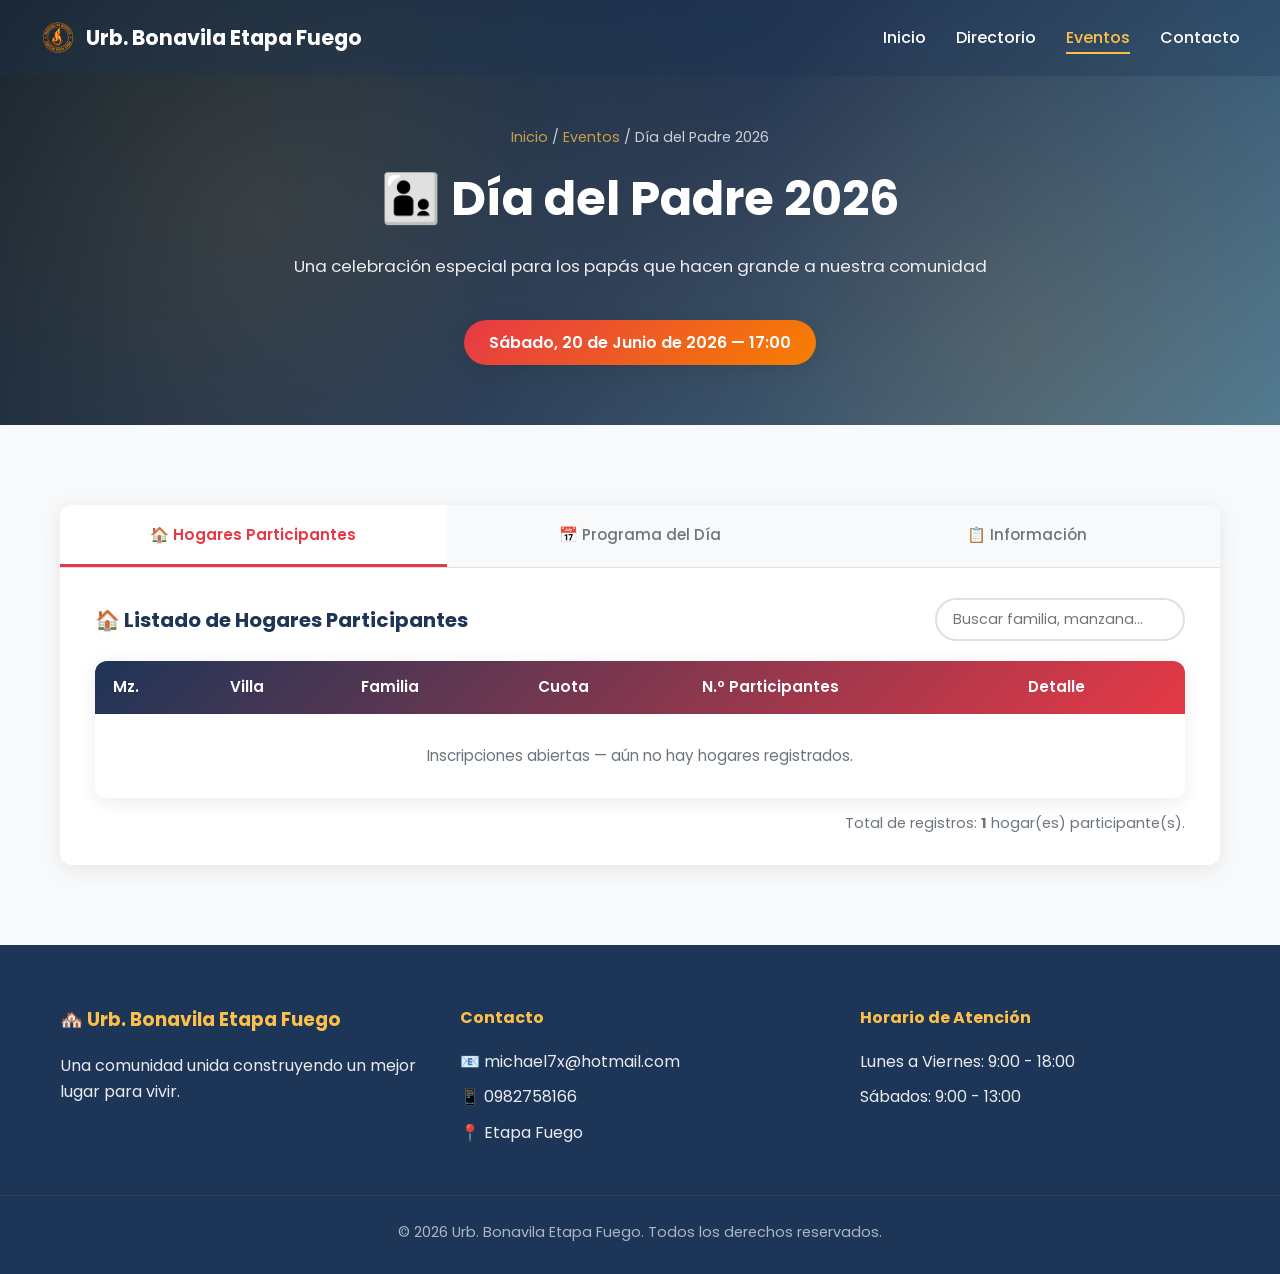
<file: evento-dia-padre.html>
<!DOCTYPE html>
<html lang="es">
<head>
    <meta charset="UTF-8">
    <meta name="viewport" content="width=device-width, initial-scale=1.0">
    <link rel="icon" href="system/icono.ico">
    <title>Día del Padre 2026 - Urb. Bonavila Etapa Fuego</title>
    <link rel="stylesheet" href="styles.css">
    <link href="https://fonts.googleapis.com/css2?family=Poppins:wght@300;400;500;600;700&display=swap" rel="stylesheet">
</head>
<body>
    <header class="page-header page-header--padre">
        <nav class="navbar">
            <div class="logo">
                <a href="index.html" style="text-decoration:none;color:inherit;display:flex;align-items:center;gap:10px;">
                    <img src="system/icono.png" alt="Logo" class="logo-icon">
                    <span class="logo-text">Urb. Bonavila Etapa Fuego</span>
                </a>
            </div>
            <ul class="nav-links">
                <li><a href="index.html">Inicio</a></li>
                <li><a href="directorio.html">Directorio</a></li>
                <li><a href="eventos.html" class="active">Eventos</a></li>
                <li><a href="index.html#contacto">Contacto</a></li>
            </ul>
            <button class="menu-toggle" aria-label="Menú">☰</button>
        </nav>
        <div class="page-header-content">
            <span class="page-breadcrumb">
                <a href="index.html">Inicio</a> / <a href="eventos.html">Eventos</a> / Día del Padre 2026
            </span>
            <h1>👨‍👦 Día del Padre 2026</h1>
            <p>Una celebración especial para los papás que hacen grande a nuestra comunidad</p>
            <div class="event-date-badge">Sábado, 20 de Junio de 2026 — 17:00</div>
        </div>
    </header>

    <main>
        <section class="section section-alt">
            <div class="container">
                <div class="tabs ev-tabs">
                    <div class="tab-buttons" role="tablist">
                        <button class="tab-btn active" data-tab="padre-hogares" role="tab">🏠 Hogares Participantes</button>
                        <button class="tab-btn" data-tab="padre-programa" role="tab">📅 Programa del Día</button>
                        <button class="tab-btn" data-tab="padre-info" role="tab">📋 Información</button>
                    </div>

                    <!-- TAB 1: HOGARES PARTICIPANTES -->
                    <div class="tab-content active" id="padre-hogares" role="tabpanel">
                        <div class="table-toolbar">
                            <h3>🏠 Listado de Hogares Participantes</h3>
                            <input type="text" id="tableSearch" class="table-search" placeholder="Buscar familia, manzana..." oninput="filterTable()">
                        </div>
                        <div class="table-wrapper">
                            <table class="participants-table" id="participantsTable">
                                <thead>
                                    <tr>
                                        <th>Mz.</th>
                                        <th>Villa</th>
                                        <th>Familia</th>
                                        <th>Cuota</th>
                                        <th>N.º Participantes</th>
                                        <th>Detalle</th>
                                    </tr>
                                </thead>
                                <tbody>
                                    <!-- Agregar filas aquí -->
                                    <tr>
                                        <td colspan="6" style="text-align:center;padding:30px;color:var(--gray);">
                                            Inscripciones abiertas — aún no hay hogares registrados.
                                        </td>
                                    </tr>
                                </tbody>
                            </table>
                        </div>
                        <p class="table-footer-note">Total de registros: <strong id="rowCount">0</strong> hogar(es) participante(s).</p>
                    </div>

                    <!-- TAB 2: PROGRAMA DEL DÍA -->
                    <div class="tab-content" id="padre-programa" role="tabpanel">
                        <div class="events-timeline">
                            <div class="event-card">
                                <div class="event-time" style="background: linear-gradient(135deg,#1d3557,#457b9d);">10:00 AM</div>
                                <div class="event-body">
                                    <span class="event-icon">☕</span>
                                    <h3>Recepción y Desayuno de Honor</h3>
                                    <p>Los papás son recibidos con un desayuno especial preparado por la comunidad.</p>
                                    <span class="event-location">📍 Salón Comunal</span>
                                </div>
                            </div>
                            <div class="event-card">
                                <div class="event-time" style="background: linear-gradient(135deg,#1d3557,#457b9d);">11:00 AM</div>
                                <div class="event-body">
                                    <span class="event-icon">🎤</span>
                                    <h3>Palabras de la Junta Directiva</h3>
                                    <p>Reconocimiento oficial a los papás de la urbanización por su aporte a la comunidad.</p>
                                    <span class="event-location">📍 Salón Comunal</span>
                                </div>
                            </div>
                            <div class="event-card">
                                <div class="event-time" style="background: linear-gradient(135deg,#1d3557,#457b9d);">11:30 AM</div>
                                <div class="event-body">
                                    <span class="event-icon">⚽</span>
                                    <h3>Campeonato de Fútbol Relámpago</h3>
                                    <p>Torneo rápido papás vs. hijos en la cancha deportiva. ¡A demostrar quién manda!</p>
                                    <span class="event-location">📍 Cancha Deportiva</span>
                                </div>
                            </div>
                            <div class="event-card">
                                <div class="event-time" style="background: linear-gradient(135deg,#1d3557,#457b9d);">01:00 PM</div>
                                <div class="event-body">
                                    <span class="event-icon">🍖</span>
                                    <h3>Parrillada Comunitaria</h3>
                                    <p>Gran almuerzo con parrillada, ensaladas, bebidas y música en vivo para toda la familia.</p>
                                    <span class="event-location">📍 Área de BBQ</span>
                                </div>
                            </div>
                            <div class="event-card">
                                <div class="event-time" style="background: linear-gradient(135deg,#1d3557,#457b9d);">03:00 PM</div>
                                <div class="event-body">
                                    <span class="event-icon">🎯</span>
                                    <h3>Juegos y Competencias Familiares</h3>
                                    <p>Concursos de habilidad, trivia, palo ensebado y más diversión para toda la familia.</p>
                                    <span class="event-location">📍 Plaza Central</span>
                                </div>
                            </div>
                            <div class="event-card">
                                <div class="event-time" style="background: linear-gradient(135deg,#1d3557,#457b9d);">04:00 PM</div>
                                <div class="event-body">
                                    <span class="event-icon">🎁</span>
                                    <h3>Entrega de Obsequios</h3>
                                    <p>Cada papá recibirá un regalo especial de la junta directiva en reconocimiento a su rol.</p>
                                    <span class="event-location">📍 Plaza Central</span>
                                </div>
                            </div>
                            <div class="event-card">
                                <div class="event-time" style="background: linear-gradient(135deg,#1d3557,#457b9d);">05:00 PM</div>
                                <div class="event-body">
                                    <span class="event-icon">🎶</span>
                                    <h3>Cierre con Música en Vivo</h3>
                                    <p>Fin de fiesta con música, baile y el calor de la comunidad para cerrar una gran jornada.</p>
                                    <span class="event-location">📍 Plaza Central</span>
                                </div>
                            </div>
                        </div>
                    </div>

                    <!-- TAB 3: INFORMACIÓN -->
                    <div class="tab-content" id="padre-info" role="tabpanel">
                        <div class="event-info-box" style="box-shadow:none;border-left:none;padding:0;">
                            <h3 style="margin-bottom:20px;">📋 Información Importante</h3>
                            <ul>
                                <li><strong>Inscripciones:</strong> Hasta el 15 de junio con el Vocal 3</li>
                                <li><strong>Participantes:</strong> Papás residentes de la urbanización</li>
                                <li><strong>Costo:</strong> Gratis para residentes de la urbanización</li>
                                <li><strong>Familia:</strong> El evento es abierto para toda la familia del residente</li>
                                <li><strong>Aporte voluntario:</strong> Se aceptan donaciones para la parrillada</li>
                            </ul>
                        </div>
                    </div>

                </div>
            </div>
        </section>
    </main>

    <footer id="contacto">
        <div class="container footer-grid">
            <div>
                <h3>🏘️ Urb. Bonavila Etapa Fuego</h3>
                <p>Una comunidad unida construyendo un mejor lugar para vivir.</p>
            </div>
            <div>
                <h4>Contacto</h4>
                <p>📧 michael7x@hotmail.com</p>
                <p>📱 0982758166</p>
                <p>📍 Etapa Fuego</p>
            </div>
            <div>
                <h4>Horario de Atención</h4>
                <p>Lunes a Viernes: 9:00 - 18:00</p>
                <p>Sábados: 9:00 - 13:00</p>
            </div>
        </div>
        <div class="footer-bottom">
            <p>&copy; 2026 Urb. Bonavila Etapa Fuego. Todos los derechos reservados.</p>
        </div>
    </footer>

    <script src="script.js"></script>
</body>
</html>
</file>
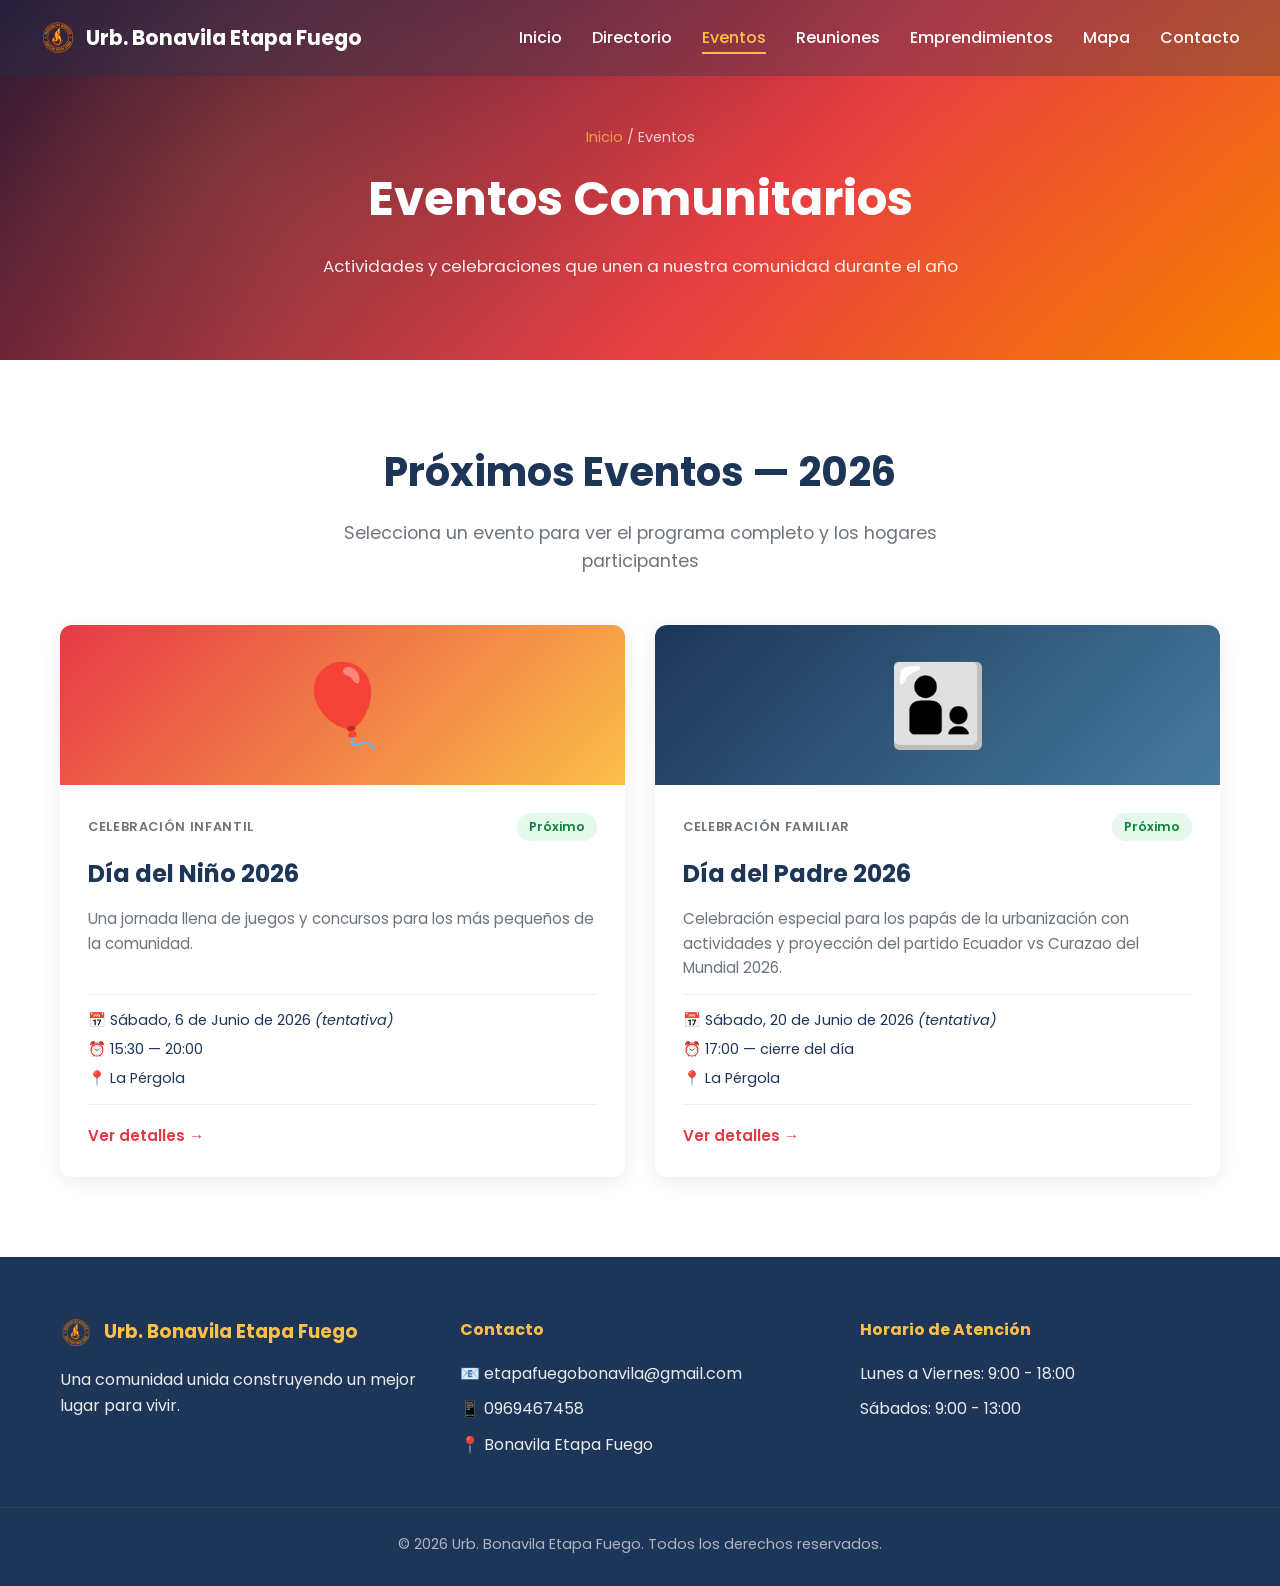
<file: eventos.html>
<!DOCTYPE html>
<html lang="es">
<head>
    <meta charset="UTF-8">
    <meta name="viewport" content="width=device-width, initial-scale=1.0">
    <link rel="icon" href="system/icono.ico">
    <title>Eventos - Urb. Bonavila Etapa Fuego</title>
    <link rel="stylesheet" href="styles.css">
    <link href="https://fonts.googleapis.com/css2?family=Poppins:wght@300;400;500;600;700&display=swap" rel="stylesheet">
</head>
<body>
    <header class="page-header page-header--events">
        <nav id="site-navbar" class="navbar"></nav>
        <script src="navbar.js"></script>
        <div class="page-header-content">
            <span class="page-breadcrumb"><a href="index.html">Inicio</a> / Eventos</span>
            <h1>Eventos Comunitarios</h1>
            <p>Actividades y celebraciones que unen a nuestra comunidad durante el año</p>
        </div>
    </header>

    <main>
    <main>
        <section class="section">
            <div class="container">
                <div class="section-header">
                    <h2>Próximos Eventos — 2026</h2>
                    <p>Selecciona un evento para ver el programa completo y los hogares participantes</p>
                </div>

                <div class="events-hub">

                    <!-- TARJETA: DÍA DEL NIÑO -->
                    <a href="evento-dia-nino-2026.html" class="event-hub-card">
                        <div class="event-hub-banner event-hub-banner--nino">
                            <span class="event-hub-emoji">🎈</span>
                        </div>
                        <div class="event-hub-body">
                            <div class="event-hub-meta">
                                <span class="event-hub-tag">Celebración Infantil</span>
                                <span class="event-hub-status event-hub-status--upcoming">Próximo</span>
                            </div>
                            <h3>Día del Niño 2026</h3>
                            <p>Una jornada llena de juegos y concursos para los más pequeños de la comunidad.</p>
                            <div class="event-hub-details">
                                <span>📅 Sábado, 6 de Junio de 2026 <em>(tentativa)</em></span>
                                <span>⏰ 15:30 — 20:00</span>
                                <span>📍 La Pérgola</span>
                            </div>
                            <div class="event-hub-footer">
                                <span class="event-hub-cta">Ver detalles →</span>
                            </div>
                        </div>
                    </a>

                    <!-- TARJETA: DÍA DEL PADRE -->
                    <a href="evento-dia-padre-2026.html" class="event-hub-card">
                        <div class="event-hub-banner event-hub-banner--padre">
                            <span class="event-hub-emoji">👨‍👦</span>
                        </div>
                        <div class="event-hub-body">
                            <div class="event-hub-meta">
                                <span class="event-hub-tag">Celebración Familiar</span>
                                <span class="event-hub-status event-hub-status--upcoming">Próximo</span>
                            </div>
                            <h3>Día del Padre 2026</h3>
                            <p>Celebración especial para los papás de la urbanización con actividades y proyección del partido Ecuador vs Curazao del Mundial 2026.</p>
                            <div class="event-hub-details">
                                <span>📅 Sábado, 20 de Junio de 2026 <em>(tentativa)</em></span>
                                <span>⏰ 17:00 — cierre del día</span>
                                <span>📍 La Pérgola</span>
                            </div>
                            <div class="event-hub-footer">
                                <span class="event-hub-cta">Ver detalles →</span>
                            </div>
                        </div>
                    </a>

                </div>
            </div>
        </section>
    </main>

    <div id="site-footer"></div>

    <script src="footer.js"></script>
    <script src="script.js"></script>
</body>
</html>
</file>
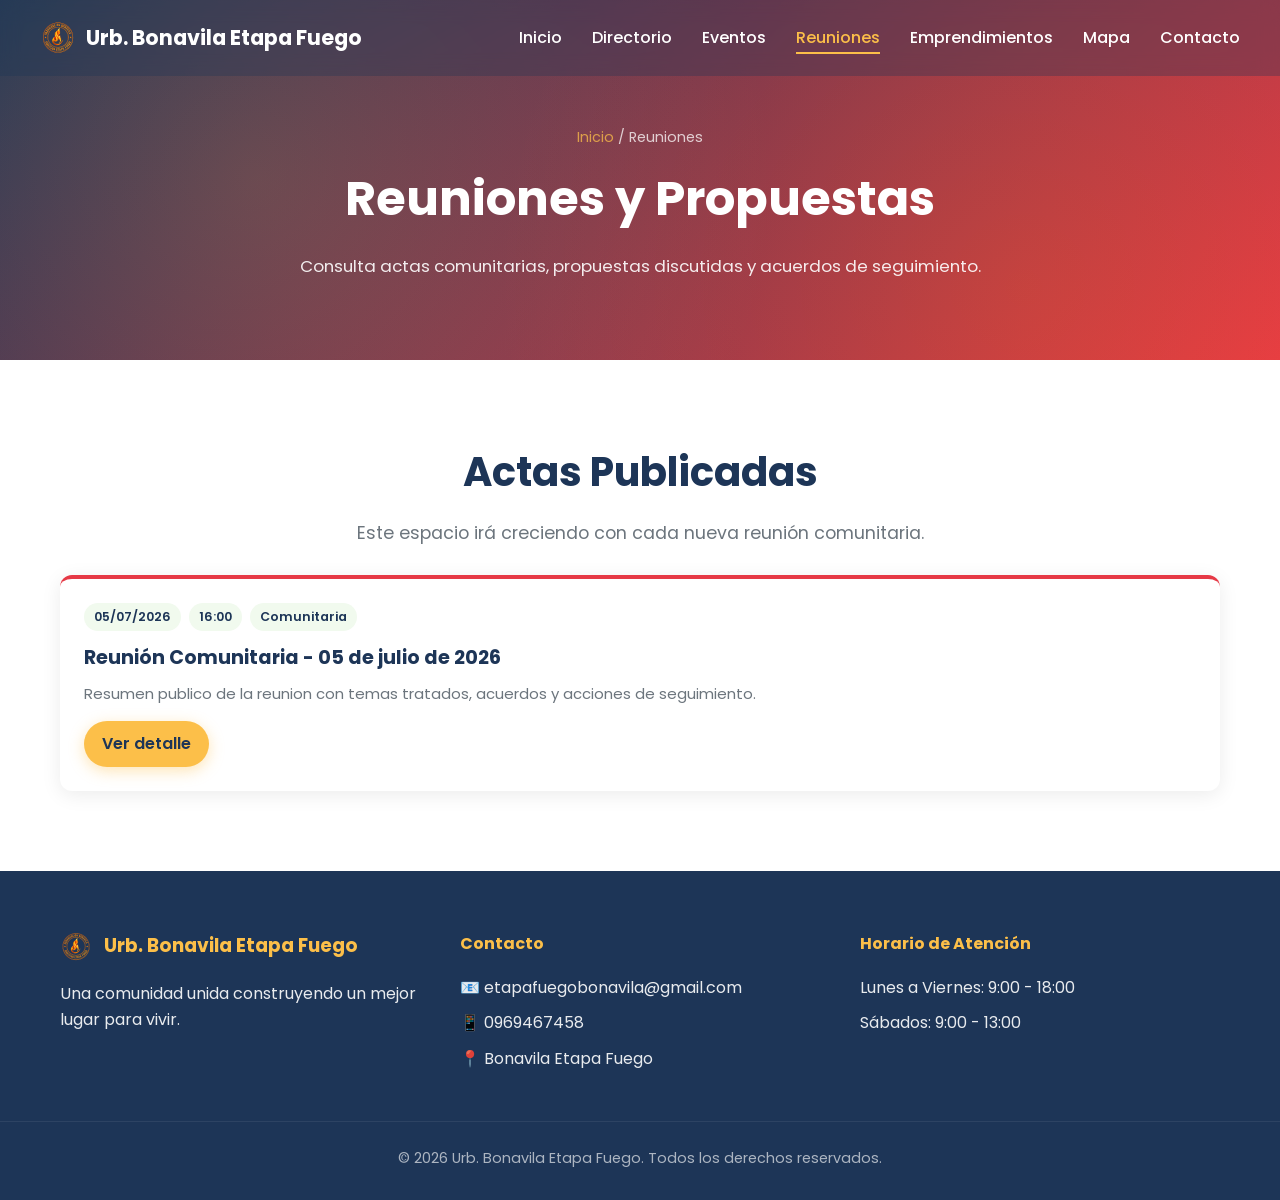
<file: reuniones.html>
<!DOCTYPE html>
<html lang="es">
<head>
    <meta charset="UTF-8">
    <meta name="viewport" content="width=device-width, initial-scale=1.0">
    <link rel="icon" href="system/icono.ico">
    <title>Reuniones - Urb. Bonavila Etapa Fuego</title>
    <link rel="stylesheet" href="styles.css">
    <link href="https://fonts.googleapis.com/css2?family=Poppins:wght@300;400;500;600;700&display=swap" rel="stylesheet">
    <style>
        .records-grid {
            display: grid;
            grid-template-columns: repeat(auto-fit, minmax(320px, 1fr));
            gap: 24px;
        }

        .record-card {
            background: var(--white);
            border-radius: var(--radius);
            box-shadow: var(--shadow);
            padding: 24px;
            border-top: 4px solid var(--primary);
            transition: var(--transition);
        }

        .record-card:hover {
            transform: translateY(-4px);
            box-shadow: var(--shadow-hover);
        }

        .record-meta {
            display: flex;
            flex-wrap: wrap;
            gap: 8px;
            margin-bottom: 12px;
        }

        .record-chip {
            font-size: 0.78rem;
            font-weight: 600;
            padding: 4px 10px;
            border-radius: 999px;
            background: var(--light);
            color: var(--dark);
        }

        .record-title {
            font-size: 1.2rem;
            margin-bottom: 8px;
            color: var(--dark);
        }

        .record-desc {
            color: var(--gray);
            font-size: 0.93rem;
            margin-bottom: 16px;
        }

        .record-actions {
            display: flex;
            gap: 10px;
            flex-wrap: wrap;
        }

        @media (max-width: 480px) {
            .record-card { padding: 20px; }
        }
    </style>
</head>
<body>
    <header class="page-header">
        <nav id="site-navbar" class="navbar"></nav>
        <script src="navbar.js"></script>
        <div class="page-header-content">
            <span class="page-breadcrumb"><a href="index.html">Inicio</a> / Reuniones</span>
            <h1>Reuniones y Propuestas</h1>
            <p>Consulta actas comunitarias, propuestas discutidas y acuerdos de seguimiento.</p>
        </div>
    </header>

    <main>
        <section class="section">
            <div class="container">
                <div class="section-header" style="margin-bottom:28px;">
                    <h2>Actas Publicadas</h2>
                    <p>Este espacio irá creciendo con cada nueva reunión comunitaria.</p>
                </div>

                <div class="records-grid">
                    <article class="record-card">
                        <div class="record-meta">
                            <span class="record-chip">05/07/2026</span>
                            <span class="record-chip">16:00</span>
                            <span class="record-chip">Comunitaria</span>
                        </div>
                        <h3 class="record-title">Reunión Comunitaria - 05 de julio de 2026</h3>
                        <p class="record-desc">Resumen publico de la reunion con temas tratados, acuerdos y acciones de seguimiento.</p>
                        <div class="record-actions">
                            <a class="btn-primary" href="reuniones/reunion-2026-07-05.html" style="padding:10px 18px;">Ver detalle</a>
                        </div>
                    </article>
                </div>
            </div>
        </section>
    </main>

    <div id="site-footer"></div>

    <script src="footer.js"></script>
    <script src="script.js"></script>
</body>
</html>
</file>
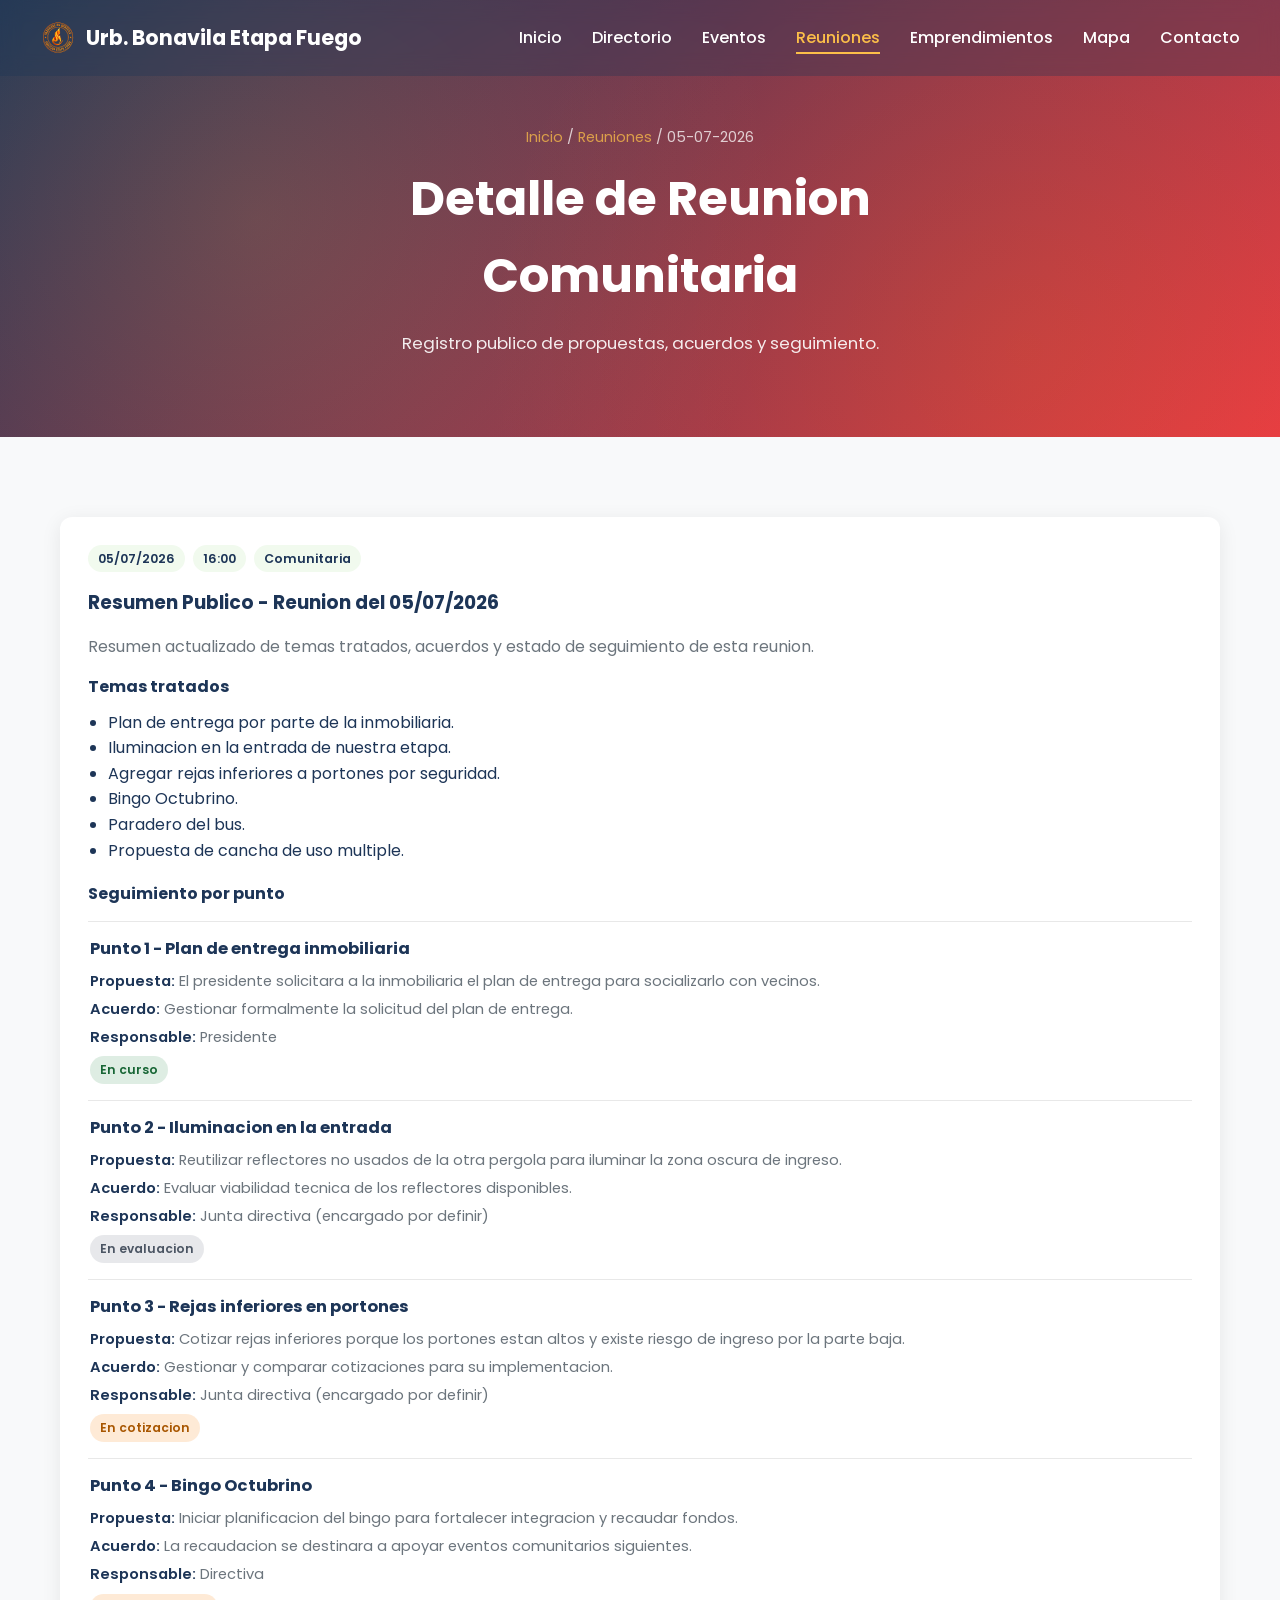
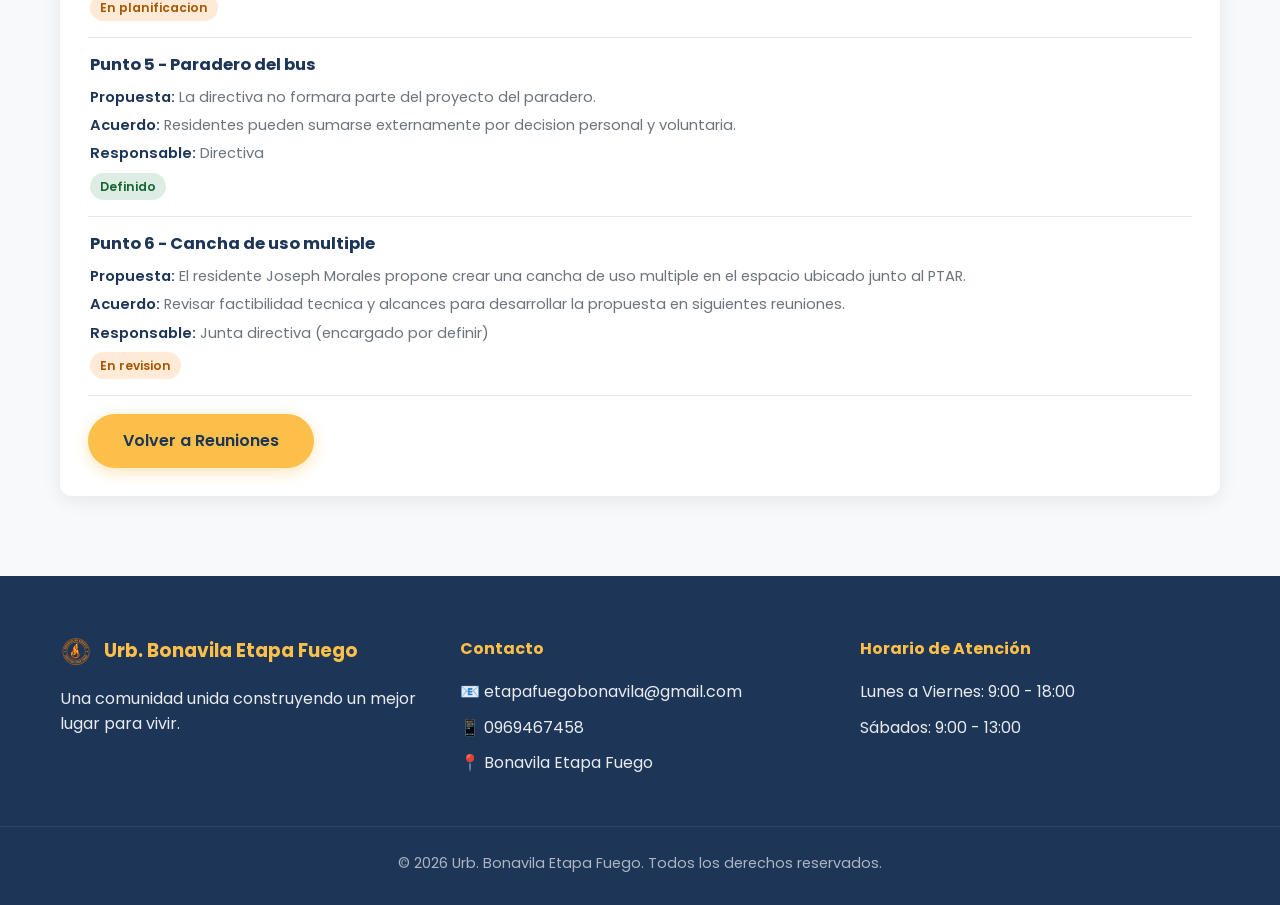
<file: reuniones/reunion-2026-07-05.html>
<!DOCTYPE html>
<html lang="es">
<head>
    <meta charset="UTF-8">
    <meta name="viewport" content="width=device-width, initial-scale=1.0">
    <base href="../">
    <link rel="icon" href="system/icono.ico">
    <title>Detalle de Reunion - 05/07/2026 | Urb. Bonavila Etapa Fuego</title>
    <link rel="stylesheet" href="styles.css">
    <link href="https://fonts.googleapis.com/css2?family=Poppins:wght@300;400;500;600;700&display=swap" rel="stylesheet">
    <style>
        .record-detail {
            background: var(--white);
            border-radius: var(--radius);
            box-shadow: var(--shadow);
            padding: 28px;
        }

        .record-detail h3 {
            margin-bottom: 16px;
            color: var(--dark);
        }

        .record-meta {
            display: flex;
            flex-wrap: wrap;
            gap: 8px;
            margin-bottom: 16px;
        }

        .record-chip {
            font-size: 0.78rem;
            font-weight: 600;
            padding: 4px 10px;
            border-radius: 999px;
            background: var(--light);
            color: var(--dark);
        }

        .tracking-list {
            margin-top: 14px;
            border-top: 1px solid #e8e8e8;
        }

        .tracking-item {
            padding: 14px 2px 16px;
            border-bottom: 1px solid #e8e8e8;
        }

        .tracking-item h5 {
            font-size: 1.03rem;
            margin-bottom: 8px;
            color: var(--dark);
        }

        .tracking-line {
            font-size: 0.92rem;
            color: var(--gray);
            line-height: 1.5;
            margin-bottom: 6px;
        }

        .tracking-line strong {
            color: var(--dark);
            font-weight: 600;
        }

        .tracking-meta-line {
            display: flex;
            flex-wrap: wrap;
            align-items: center;
            gap: 8px;
            margin-top: 8px;
        }

        .status-pill {
            display: inline-block;
            font-size: 0.76rem;
            font-weight: 600;
            border-radius: 999px;
            padding: 4px 10px;
        }

        .status-pill--review {
            background: rgba(247, 127, 0, 0.16);
            color: #a85600;
        }

        .status-pill--pending {
            background: rgba(107, 114, 128, 0.16);
            color: #4b5563;
        }

        .status-pill--active {
            background: rgba(21, 128, 61, 0.14);
            color: #166534;
        }

        .record-note {
            margin-top: 20px;
            color: var(--gray);
            font-size: 0.92rem;
        }

        @media (max-width: 480px) {
            .record-detail { padding: 20px; }
        }
    </style>
</head>
<body>
    <header class="page-header">
        <nav id="site-navbar" class="navbar"></nav>
        <script src="navbar.js"></script>
        <div class="page-header-content">
            <span class="page-breadcrumb"><a href="index.html">Inicio</a> / <a href="reuniones.html">Reuniones</a> / 05-07-2026</span>
            <h1>Detalle de Reunion Comunitaria</h1>
            <p>Registro publico de propuestas, acuerdos y seguimiento.</p>
        </div>
    </header>

    <main>
        <section class="section section-alt">
            <div class="container">
                <div class="record-detail">
                    <div class="record-meta">
                        <span class="record-chip">05/07/2026</span>
                        <span class="record-chip">16:00</span>
                        <span class="record-chip">Comunitaria</span>
                    </div>

                    <h3>Resumen Publico - Reunion del 05/07/2026</h3>
                    <p style="color:var(--gray);margin-bottom:14px;">Resumen actualizado de temas tratados, acuerdos y estado de seguimiento de esta reunion.</p>

                    <h4>Temas tratados</h4>
                    <ul style="margin:10px 0 18px 20px;color:var(--dark);">
                        <li>Plan de entrega por parte de la inmobiliaria.</li>
                        <li>Iluminacion en la entrada de nuestra etapa.</li>
                        <li>Agregar rejas inferiores a portones por seguridad.</li>
                        <li>Bingo Octubrino.</li>
                        <li>Paradero del bus.</li>
                        <li>Propuesta de cancha de uso multiple.</li>
                    </ul>

                    <h4>Seguimiento por punto</h4>
                    <div class="tracking-list">
                        <article class="tracking-item">
                            <h5>Punto 1 - Plan de entrega inmobiliaria</h5>
                            <p class="tracking-line"><strong>Propuesta:</strong> El presidente solicitara a la inmobiliaria el plan de entrega para socializarlo con vecinos.</p>
                            <p class="tracking-line"><strong>Acuerdo:</strong> Gestionar formalmente la solicitud del plan de entrega.</p>
                            <p class="tracking-line"><strong>Responsable:</strong> Presidente</p>
                            <div class="tracking-meta-line">
                                <span class="status-pill status-pill--active">En curso</span>
                            </div>
                        </article>

                        <article class="tracking-item">
                            <h5>Punto 2 - Iluminacion en la entrada</h5>
                            <p class="tracking-line"><strong>Propuesta:</strong> Reutilizar reflectores no usados de la otra pergola para iluminar la zona oscura de ingreso.</p>
                            <p class="tracking-line"><strong>Acuerdo:</strong> Evaluar viabilidad tecnica de los reflectores disponibles.</p>
                            <p class="tracking-line"><strong>Responsable:</strong> Junta directiva (encargado por definir)</p>
                            <div class="tracking-meta-line">
                                <span class="status-pill status-pill--pending">En evaluacion</span>
                            </div>
                        </article>

                        <article class="tracking-item">
                            <h5>Punto 3 - Rejas inferiores en portones</h5>
                            <p class="tracking-line"><strong>Propuesta:</strong> Cotizar rejas inferiores porque los portones estan altos y existe riesgo de ingreso por la parte baja.</p>
                            <p class="tracking-line"><strong>Acuerdo:</strong> Gestionar y comparar cotizaciones para su implementacion.</p>
                            <p class="tracking-line"><strong>Responsable:</strong> Junta directiva (encargado por definir)</p>
                            <div class="tracking-meta-line">
                                <span class="status-pill status-pill--review">En cotizacion</span>
                            </div>
                        </article>

                        <article class="tracking-item">
                            <h5>Punto 4 - Bingo Octubrino</h5>
                            <p class="tracking-line"><strong>Propuesta:</strong> Iniciar planificacion del bingo para fortalecer integracion y recaudar fondos.</p>
                            <p class="tracking-line"><strong>Acuerdo:</strong> La recaudacion se destinara a apoyar eventos comunitarios siguientes.</p>
                            <p class="tracking-line"><strong>Responsable:</strong> Directiva</p>
                            <div class="tracking-meta-line">
                                <span class="status-pill status-pill--review">En planificacion</span>
                            </div>
                        </article>

                        <article class="tracking-item">
                            <h5>Punto 5 - Paradero del bus</h5>
                            <p class="tracking-line"><strong>Propuesta:</strong> La directiva no formara parte del proyecto del paradero.</p>
                            <p class="tracking-line"><strong>Acuerdo:</strong> Residentes pueden sumarse externamente por decision personal y voluntaria.</p>
                            <p class="tracking-line"><strong>Responsable:</strong> Directiva</p>
                            <div class="tracking-meta-line">
                                <span class="status-pill status-pill--active">Definido</span>
                            </div>
                        </article>

                        <article class="tracking-item">
                            <h5>Punto 6 - Cancha de uso multiple</h5>
                            <p class="tracking-line"><strong>Propuesta:</strong> El residente Joseph Morales propone crear una cancha de uso multiple en el espacio ubicado junto al PTAR.</p>
                            <p class="tracking-line"><strong>Acuerdo:</strong> Revisar factibilidad tecnica y alcances para desarrollar la propuesta en siguientes reuniones.</p>
                            <p class="tracking-line"><strong>Responsable:</strong> Junta directiva (encargado por definir)</p>
                            <div class="tracking-meta-line">
                                <span class="status-pill status-pill--review">En revision</span>
                            </div>
                        </article>
                    </div>

                    <p style="margin-top:18px;"><a class="btn-primary" href="reuniones.html">Volver a Reuniones</a></p>
                </div>
            </div>
        </section>
    </main>

    <div id="site-footer"></div>

    <script src="footer.js"></script>
    <script src="script.js"></script>
</body>
</html>
</file>
<file: styles.css>
/* ===== RESET & BASE ===== */
* {
    margin: 0;
    padding: 0;
    box-sizing: border-box;
}

:root {
    --primary: #e63946;
    --primary-dark: #c1121f;
    --secondary: #f77f00;
    --accent: #fcbf49;
    --dark: #1d3557;
    --light: #f1faee;
    --gray: #6c757d;
    --light-gray: #f8f9fa;
    --white: #ffffff;
    --shadow: 0 4px 20px rgba(0, 0, 0, 0.08);
    --shadow-hover: 0 8px 30px rgba(0, 0, 0, 0.15);
    --transition: all 0.3s ease;
    --radius: 12px;
}

html { scroll-behavior: smooth; }

body {
    font-family: 'Poppins', -apple-system, BlinkMacSystemFont, sans-serif;
    line-height: 1.6;
    color: var(--dark);
    background: var(--white);
}

.container {
    max-width: 1200px;
    margin: 0 auto;
    padding: 0 20px;
}

/* ===== NAVBAR ===== */
.hero {
    background: linear-gradient(135deg, var(--dark) 0%, var(--primary) 100%);
    color: var(--white);
    min-height: 100vh;
    display: flex;
    flex-direction: column;
    position: relative;
    overflow: hidden;
}

.hero::before {
    content: '';
    position: absolute;
    inset: 0;
    background: radial-gradient(circle at 20% 50%, rgba(252, 191, 73, 0.15) 0%, transparent 50%),
                radial-gradient(circle at 80% 80%, rgba(247, 127, 0, 0.15) 0%, transparent 50%);
}

.navbar {
    display: flex;
    justify-content: space-between;
    align-items: center;
    padding: 20px 40px;
    position: relative;
    z-index: 10;
    backdrop-filter: blur(10px);
    background: rgba(29, 53, 87, 0.3);
}

.logo {
    display: flex;
    align-items: center;
    gap: 10px;
    font-weight: 700;
    font-size: 1.3rem;
}

.logo-icon { height: 36px; width: auto; display: block; }

.nav-links {
    display: flex;
    gap: 30px;
    list-style: none;
}

.nav-links a {
    color: var(--white);
    text-decoration: none;
    font-weight: 500;
    transition: var(--transition);
    position: relative;
}

.nav-links a::after {
    content: '';
    position: absolute;
    bottom: -5px;
    left: 0;
    width: 0;
    height: 2px;
    background: var(--accent);
    transition: width 0.3s ease;
}

.nav-links a:hover::after { width: 100%; }

.menu-toggle {
    display: none;
    background: none;
    border: none;
    color: var(--white);
    font-size: 1.8rem;
    cursor: pointer;
}

/* ===== HERO CONTENT ===== */
.hero-content {
    flex: 1;
    display: flex;
    flex-direction: column;
    justify-content: center;
    align-items: center;
    text-align: center;
    padding: 60px 20px;
    position: relative;
    z-index: 5;
    max-width: 800px;
    margin: 0 auto;
}

.hero-content h1 {
    font-size: clamp(2rem, 5vw, 3.8rem);
    font-weight: 700;
    margin-bottom: 20px;
    line-height: 1.2;
}

.hero-content p {
    font-size: 1.15rem;
    margin-bottom: 35px;
    opacity: 0.95;
    max-width: 600px;
}

.btn-primary {
    display: inline-block;
    background: var(--accent);
    color: var(--dark);
    padding: 14px 35px;
    border-radius: 50px;
    text-decoration: none;
    font-weight: 600;
    transition: var(--transition);
    box-shadow: 0 4px 15px rgba(252, 191, 73, 0.4);
}

.btn-primary:hover {
    transform: translateY(-3px);
    box-shadow: 0 8px 25px rgba(252, 191, 73, 0.6);
    background: var(--secondary);
    color: var(--white);
}

/* ===== SECTIONS ===== */
.section {
    padding: 80px 0;
}

.section-alt {
    background: var(--light-gray);
}

.section-header {
    text-align: center;
    margin-bottom: 50px;
}

.section-header h2 {
    font-size: clamp(1.8rem, 4vw, 2.5rem);
    color: var(--dark);
    margin-bottom: 15px;
    font-weight: 700;
}

.section-header p {
    color: var(--gray);
    font-size: 1.1rem;
    max-width: 600px;
    margin: 0 auto;
}

.event-date-badge {
    display: inline-block;
    margin-top: 20px;
    background: linear-gradient(135deg, var(--primary), var(--secondary));
    color: var(--white);
    padding: 10px 25px;
    border-radius: 50px;
    font-weight: 600;
    box-shadow: var(--shadow);
}

/* ===== TABS ===== */
.tabs {
    background: var(--white);
    border-radius: var(--radius);
    box-shadow: var(--shadow);
    overflow: hidden;
}

.tab-buttons {
    display: flex;
    flex-wrap: wrap;
    background: var(--light-gray);
    border-bottom: 1px solid #e0e0e0;
}

.tab-btn {
    flex: 1;
    min-width: 130px;
    padding: 18px 20px;
    background: transparent;
    border: none;
    cursor: pointer;
    font-family: inherit;
    font-size: 0.95rem;
    font-weight: 500;
    color: var(--gray);
    transition: var(--transition);
    border-bottom: 3px solid transparent;
    white-space: nowrap;
}

.tab-btn:hover {
    color: var(--primary);
    background: rgba(230, 57, 70, 0.05);
}

.tab-btn.active {
    color: var(--primary);
    background: var(--white);
    border-bottom-color: var(--primary);
    font-weight: 600;
}

.tab-content {
    display: none;
    padding: 40px;
    animation: fadeIn 0.4s ease;
}

.tab-content.active { display: block; }

@keyframes fadeIn {
    from { opacity: 0; transform: translateY(10px); }
    to { opacity: 1; transform: translateY(0); }
}

/* ===== PROFILE CARD ===== */
.profile-card {
    display: flex;
    gap: 35px;
    align-items: flex-start;
}

.avatar {
    width: 120px;
    height: 120px;
    background: linear-gradient(135deg, var(--primary), var(--secondary));
    border-radius: 50%;
    display: flex;
    align-items: center;
    justify-content: center;
    font-size: 3.5rem;
    flex-shrink: 0;
    box-shadow: var(--shadow);
}

.profile-info { flex: 1; }

.role-badge {
    display: inline-block;
    background: rgba(230, 57, 70, 0.1);
    color: var(--primary);
    padding: 5px 14px;
    border-radius: 20px;
    font-size: 0.85rem;
    font-weight: 600;
    margin-bottom: 10px;
}

.avatar--photo {
    background: none;
    box-shadow: var(--shadow);
    overflow: hidden;
}

.avatar--photo img {
    width: 100%;
    height: 100%;
    object-fit: cover;
    display: block;
}

.profile-info h3 {
    font-size: 1.6rem;
    color: var(--dark);
    margin-bottom: 12px;
}

.description {
    color: var(--gray);
    margin-bottom: 18px;
}

.responsibilities {
    list-style: none;
    margin-bottom: 20px;
}

.responsibilities li {
    padding: 6px 0 6px 25px;
    position: relative;
    color: var(--dark);
}

.responsibilities li::before {
    content: '✓';
    position: absolute;
    left: 0;
    color: var(--primary);
    font-weight: 700;
}

.vocal-support {
    color: var(--gray);
    font-style: italic;
    font-size: 0.95rem;
    margin-bottom: 18px;
}

.contact-row {
    display: flex;
    flex-wrap: wrap;
    gap: 20px;
    padding-top: 15px;
    border-top: 1px solid #eee;
    color: var(--gray);
    font-size: 0.95rem;
}

/* ===== EVENTS TIMELINE ===== */
.events-timeline {
    display: grid;
    grid-template-columns: repeat(auto-fill, minmax(320px, 1fr));
    gap: 25px;
    margin-bottom: 40px;
}

.event-card {
    background: var(--white);
    border-radius: var(--radius);
    overflow: hidden;
    box-shadow: var(--shadow);
    transition: var(--transition);
    display: flex;
    flex-direction: column;
}

.event-card:hover {
    transform: translateY(-5px);
    box-shadow: var(--shadow-hover);
}

.event-time {
    background: linear-gradient(135deg, var(--primary), var(--secondary));
    color: var(--white);
    padding: 12px 20px;
    font-weight: 600;
    font-size: 1.05rem;
}

.event-body {
    padding: 25px;
    flex: 1;
    display: flex;
    flex-direction: column;
}

.event-icon {
    font-size: 2.5rem;
    margin-bottom: 12px;
}

.event-body h3 {
    color: var(--dark);
    margin-bottom: 10px;
    font-size: 1.2rem;
}

.event-body p {
    color: var(--gray);
    margin-bottom: 15px;
    flex: 1;
}

.event-location {
    color: var(--primary);
    font-size: 0.9rem;
    font-weight: 500;
}

/* ===== INFO BOX ===== */
.event-info-box {
    background: var(--white);
    border-radius: var(--radius);
    padding: 35px;
    box-shadow: var(--shadow);
    border-left: 5px solid var(--accent);
}

.event-info-box h3 {
    color: var(--dark);
    margin-bottom: 20px;
    font-size: 1.4rem;
}

.event-info-box ul {
    list-style: none;
}

.event-info-box li {
    padding: 10px 0;
    border-bottom: 1px dashed #eee;
    color: var(--dark);
}

.event-info-box li:last-child { border-bottom: none; }

.event-info-box strong { color: var(--primary); }

/* ===== FOOTER ===== */
footer {
    background: var(--dark);
    color: var(--white);
    padding: 60px 0 20px;
}

.footer-grid {
    display: grid;
    grid-template-columns: repeat(auto-fit, minmax(250px, 1fr));
    gap: 40px;
    margin-bottom: 40px;
}

footer h3, footer h4 {
    margin-bottom: 18px;
    color: var(--accent);
}

footer p {
    margin-bottom: 10px;
    opacity: 0.9;
}

.footer-bottom {
    text-align: center;
    padding-top: 25px;
    border-top: 1px solid rgba(255, 255, 255, 0.1);
    opacity: 0.7;
    font-size: 0.9rem;
}

/* ===== PAGE HEADER (inner pages) ===== */
.page-header {
    background: linear-gradient(135deg, var(--dark) 0%, var(--primary) 100%);
    color: var(--white);
    position: relative;
    overflow: hidden;
}

.page-header::before {
    content: '';
    position: absolute;
    inset: 0;
    background: radial-gradient(circle at 20% 50%, rgba(252, 191, 73, 0.15) 0%, transparent 50%),
                radial-gradient(circle at 80% 80%, rgba(247, 127, 0, 0.15) 0%, transparent 50%);
}

.page-header--events {
    background: linear-gradient(135deg, #1a0a2e 0%, #e63946 60%, #f77f00 100%);
}

.page-header-content {
    position: relative;
    z-index: 5;
    text-align: center;
    padding: 50px 20px 60px;
    max-width: 800px;
    margin: 0 auto;
}

.page-header-content h1 {
    font-size: clamp(1.8rem, 4vw, 3rem);
    font-weight: 700;
    margin-bottom: 15px;
}

.page-header-content p {
    font-size: 1.05rem;
    opacity: 0.9;
    margin-bottom: 20px;
}

.page-breadcrumb {
    display: block;
    font-size: 0.9rem;
    opacity: 0.75;
    margin-bottom: 12px;
}

.page-breadcrumb a {
    color: var(--accent);
    text-decoration: none;
}

/* ===== ACTIVE NAV LINK ===== */
.nav-links a.active {
    color: var(--accent);
}

.nav-links a.active::after { width: 100%; background: var(--accent); }

/* ===== HIGHLIGHTS GRID ===== */
.highlights-grid {
    display: grid;
    grid-template-columns: repeat(auto-fit, minmax(280px, 1fr));
    gap: 25px;
}

.highlight-card {
    display: block;
    background: var(--white);
    border-radius: var(--radius);
    padding: 35px 30px;
    text-decoration: none;
    color: var(--dark);
    box-shadow: var(--shadow);
    border-top: 4px solid var(--primary);
    transition: var(--transition);
    text-align: center;
}

.highlight-card:hover {
    transform: translateY(-6px);
    box-shadow: var(--shadow-hover);
    border-top-color: var(--secondary);
}

.highlight-icon {
    font-size: 3rem;
    margin-bottom: 18px;
}

.highlight-card h3 {
    font-size: 1.3rem;
    margin-bottom: 12px;
    color: var(--dark);
}

.highlight-card p {
    color: var(--gray);
    margin-bottom: 20px;
    font-size: 0.95rem;
}

.highlight-link {
    color: var(--primary);
    font-weight: 600;
    font-size: 0.95rem;
}

/* ===== EVENTS HUB ===== */
.events-hub {
    display: grid;
    grid-template-columns: repeat(auto-fit, minmax(340px, 1fr));
    gap: 30px;
}

.event-hub-card {
    display: flex;
    flex-direction: column;
    text-decoration: none;
    color: var(--dark);
    background: var(--white);
    border-radius: var(--radius);
    overflow: hidden;
    box-shadow: var(--shadow);
    transition: var(--transition);
}

.event-hub-card:hover {
    transform: translateY(-8px);
    box-shadow: var(--shadow-hover);
}

.event-hub-banner {
    height: 160px;
    display: flex;
    align-items: center;
    justify-content: center;
}

.event-hub-banner--nino {
    background: linear-gradient(135deg, #e63946, #fcbf49);
}

.event-hub-banner--padre {
    background: linear-gradient(135deg, #1d3557, #457b9d);
}

.event-hub-emoji { font-size: 5rem; }

.event-hub-body {
    padding: 28px;
    flex: 1;
    display: flex;
    flex-direction: column;
    gap: 14px;
}

.event-hub-meta {
    display: flex;
    align-items: center;
    justify-content: space-between;
    gap: 10px;
}

.event-hub-tag {
    font-size: 0.8rem;
    font-weight: 600;
    color: var(--gray);
    text-transform: uppercase;
    letter-spacing: 0.05em;
}

.event-hub-status {
    font-size: 0.78rem;
    font-weight: 600;
    padding: 4px 12px;
    border-radius: 20px;
}

.event-hub-status--upcoming {
    background: rgba(34, 197, 94, 0.12);
    color: #15803d;
}

.event-hub-status--past {
    background: rgba(107, 114, 128, 0.12);
    color: #4b5563;
}

.event-hub-card h3 {
    font-size: 1.5rem;
    color: var(--dark);
    margin: 0;
}

.event-hub-card p {
    color: var(--gray);
    font-size: 0.95rem;
    margin: 0;
    flex: 1;
}

.event-hub-details {
    display: flex;
    flex-direction: column;
    gap: 6px;
    font-size: 0.9rem;
    color: var(--dark);
    padding: 14px 0;
    border-top: 1px solid #f0f0f0;
    border-bottom: 1px solid #f0f0f0;
}

.event-hub-footer { padding-top: 4px; }

.event-hub-cta {
    color: var(--primary);
    font-weight: 600;
    font-size: 0.95rem;
}

/* Page header color variants */
.page-header--nino {
    background: linear-gradient(135deg, #7b1523 0%, #e63946 50%, #f77f00 100%);
}

.page-header--padre {
    background: linear-gradient(135deg, #0d1b2a 0%, #1d3557 50%, #457b9d 100%);
}

@media (max-width: 480px) {
    .events-hub { grid-template-columns: 1fr; }
    .event-hub-banner { height: 120px; }
    .event-hub-emoji { font-size: 3.5rem; }
}

/* ===== PARTICIPANTS TABLE ===== */
.ev-tabs .tab-content { padding: 30px 35px; }

.table-toolbar {
    display: flex;
    justify-content: space-between;
    align-items: center;
    flex-wrap: wrap;
    gap: 15px;
    margin-bottom: 20px;
}

.table-toolbar h3 {
    font-size: 1.25rem;
    color: var(--dark);
}

.table-search {
    padding: 9px 16px;
    border: 2px solid #e0e0e0;
    border-radius: 50px;
    font-family: inherit;
    font-size: 0.9rem;
    outline: none;
    transition: var(--transition);
    width: 250px;
}

.table-search:focus {
    border-color: var(--primary);
    box-shadow: 0 0 0 3px rgba(230, 57, 70, 0.1);
}

.btn--export {
    padding: 9px 18px;
    background: #217346;
    color: #fff;
    border: none;
    border-radius: 50px;
    font-family: inherit;
    font-size: 0.9rem;
    font-weight: 500;
    cursor: pointer;
    transition: var(--transition);
    white-space: nowrap;
}
.btn--export:hover {
    background: #185c38;
    box-shadow: 0 4px 12px rgba(33,115,70,0.25);
}

.table-wrapper {
    overflow-x: auto;
    border-radius: var(--radius);
    box-shadow: var(--shadow);
}

.participants-table {
    width: 100%;
    border-collapse: collapse;
    background: var(--white);
    font-size: 0.95rem;
}

.participants-table thead tr {
    background: linear-gradient(135deg, var(--dark), var(--primary));
    color: var(--white);
}

.participants-table th {
    padding: 14px 18px;
    text-align: left;
    font-weight: 600;
    white-space: nowrap;
}

.participants-table td {
    padding: 14px 18px;
    vertical-align: top;
    border-bottom: 1px solid #f0f0f0;
    color: var(--dark);
}

.participants-table tbody tr:hover {
    background: rgba(230, 57, 70, 0.04);
}

.participants-table tbody tr:last-child td { border-bottom: none; }

.text-center { text-align: center; font-weight: 600; }

.badge {
    display: inline-block;
    padding: 4px 12px;
    border-radius: 20px;
    font-size: 0.8rem;
    font-weight: 600;
    white-space: nowrap;
}

.badge--pending {
    background: rgba(247, 127, 0, 0.15);
    color: #c77000;
}

.badge--paid {
    background: rgba(34, 197, 94, 0.15);
    color: #15803d;
}

.children-list {
    list-style: none;
    margin: 0;
    padding: 0;
}

.children-list li {
    padding: 3px 0;
    font-size: 0.9rem;
    color: var(--gray);
}

.table-footer-note {
    margin-top: 14px;
    color: var(--gray);
    font-size: 0.9rem;
    text-align: right;
}

/* ===== SUMMARY TOTALES TAB ===== */
.summary-grid {
    display: grid;
    grid-template-columns: repeat(auto-fit, minmax(160px, 1fr));
    gap: 16px;
    margin-top: 8px;
}
.summary-card {
    background: #fff;
    border-radius: var(--radius);
    box-shadow: var(--shadow);
    padding: 28px 20px 24px;
    text-align: center;
    border-top: 4px solid var(--accent);
}
.summary-card--pending { border-top-color: #f77f00; }
.summary-card--paid    { border-top-color: #2a9d8f; }
.summary-card--kids    { border-top-color: var(--accent); }
.summary-card--boy     { border-top-color: #457b9d; }
.summary-card--girl    { border-top-color: var(--primary); }
.summary-label { font-size: 0.82rem; color: #888; margin-bottom: 10px; font-weight: 500; text-transform: uppercase; letter-spacing: 0.04em; }
.summary-value { font-size: 2.4rem; font-weight: 700; color: var(--dark); line-height: 1; }
.summary-sub   { font-size: 1.05rem; color: #666; margin-top: 8px; font-weight: 600; }

/* Responsive table cards on mobile */
@media (max-width: 640px) {
    .participants-table thead { display: none; }
    .participants-table tbody tr {
        display: block;
        margin-bottom: 16px;
        border-radius: var(--radius);
        box-shadow: var(--shadow);
        overflow: hidden;
    }
    .participants-table td {
        display: flex;
        justify-content: space-between;
        align-items: flex-start;
        gap: 10px;
        border-bottom: 1px solid #f0f0f0;
    }
    .participants-table td::before {
        content: attr(data-label);
        font-weight: 600;
        color: var(--primary);
        white-space: nowrap;
        min-width: 100px;
    }
    .participants-table td.text-center { text-align: left; }
    .table-search { width: 100%; }
    .table-toolbar { flex-direction: column; align-items: flex-start; }
    .ev-tabs .tab-content { padding: 20px; }
}

/* ===== RESPONSIVE for page-header ===== */
@media (max-width: 480px) {
    .page-header-content { padding: 35px 15px 45px; }
    .highlights-grid { grid-template-columns: 1fr; }
}


@media (max-width: 768px) {
    .navbar {
        padding: 15px 20px;
    }

    .nav-links {
        display: none;
        position: absolute;
        top: 100%;
        left: 0;
        right: 0;
        background: var(--dark);
        flex-direction: column;
        padding: 20px;
        gap: 15px;
    }

    .nav-links.show { display: flex; }

    .menu-toggle { display: block; }

    .section { padding: 60px 0; }

    .tab-buttons {
        overflow-x: auto;
        flex-wrap: nowrap;
        -webkit-overflow-scrolling: touch;
        scrollbar-width: none;
    }

    .tab-buttons::-webkit-scrollbar { display: none; }

    .tab-btn {
        flex: 0 0 auto;
        min-width: unset;
        padding: 14px 16px;
        font-size: 0.85rem;
        white-space: nowrap;
    }

    .tab-content { padding: 25px; }

    .profile-card {
        flex-direction: column;
        align-items: center;
        text-align: center;
    }

    .responsibilities li { text-align: left; }

    .contact-row { justify-content: center; }
}

@media (max-width: 480px) {
    .hero-content { padding: 40px 15px; }
    .avatar { width: 90px; height: 90px; font-size: 2.8rem; }
    .events-timeline { grid-template-columns: 1fr; }
    .event-info-box { padding: 25px; }
}
</file>
